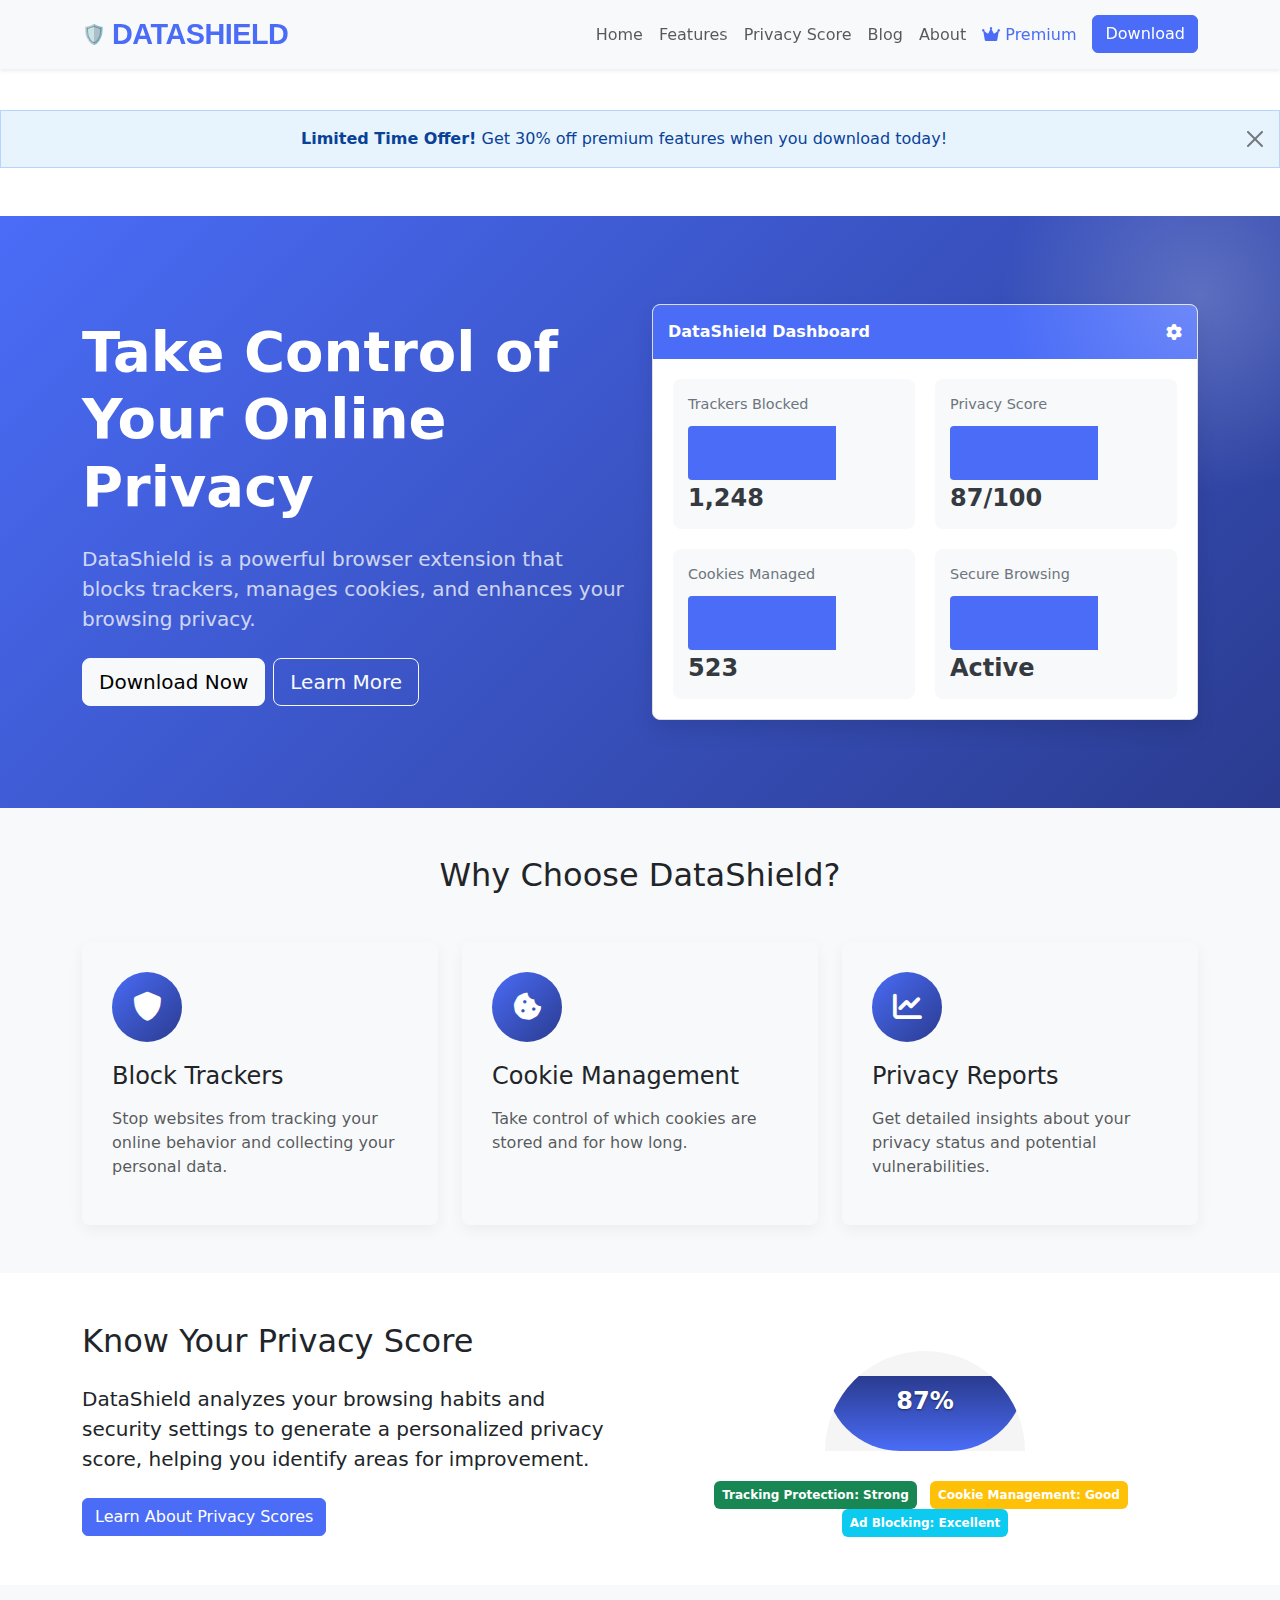
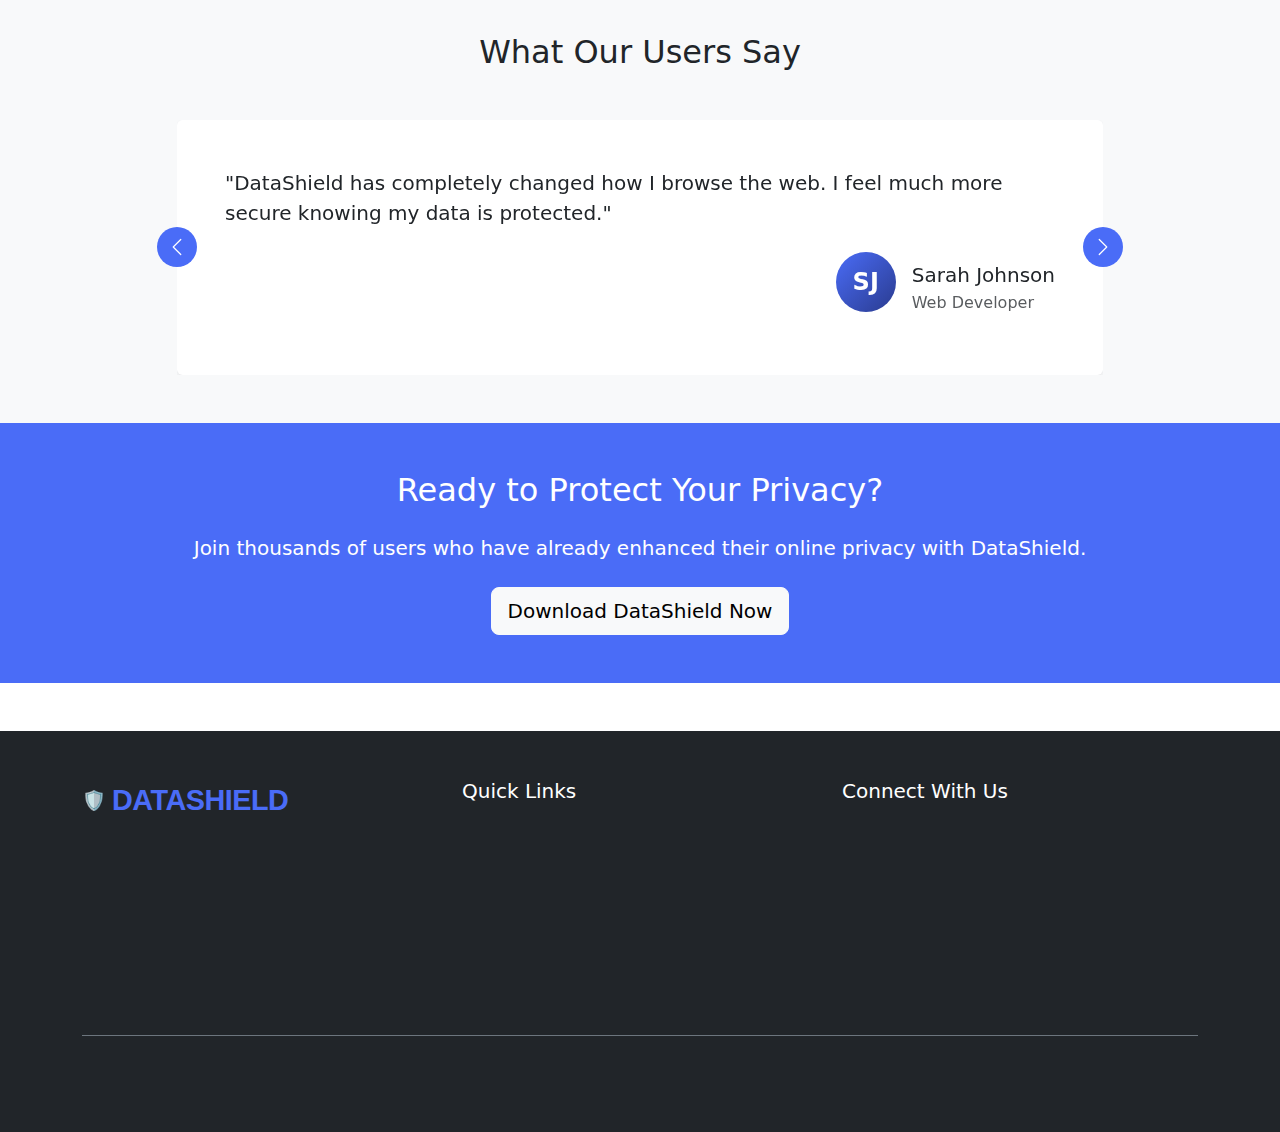
<file: docs/index.html>
<!DOCTYPE html>
<html lang="en">
<head>
    <meta charset="UTF-8">
    <meta name="viewport" content="width=device-width, initial-scale=1.0">
    <title>DataShield - Privacy-Focused Browser Extension</title>
    
    <!-- Bootstrap CSS -->
    <link href="https://cdn.jsdelivr.net/npm/bootstrap@5.3.0-alpha1/dist/css/bootstrap.min.css" rel="stylesheet">
    
    <!-- Font Awesome -->
    <link rel="stylesheet" href="https://cdnjs.cloudflare.com/ajax/libs/font-awesome/6.0.0-beta3/css/all.min.css">
    
    <!-- Custom CSS -->
    <link rel="stylesheet" href="static/css/style.css">
</head>
<body data-analytics-id="DS-ANALYTICS-2023">
    <!-- New Announcement Banner -->
    <div class="alert alert-info alert-dismissible fade show m-0 text-center" role="alert">
        <strong>Limited Time Offer!</strong> Get 30% off premium features when you download today!
        <button type="button" class="btn-close" data-bs-dismiss="alert" aria-label="Close"></button>
    </div>
    
    <header>
        <nav class="navbar navbar-expand-lg navbar-light bg-light fixed-top shadow-sm">
            <div class="container">
                <a class="navbar-brand d-flex align-items-center" href="index.html">
                    <span class="logo-text">DataShield</span>
                </a>
                <button class="navbar-toggler" type="button" data-bs-toggle="collapse" data-bs-target="#navbarNav" aria-controls="navbarNav" aria-expanded="false" aria-label="Toggle navigation">
                    <span class="navbar-toggler-icon"></span>
                </button>
                <div class="collapse navbar-collapse" id="navbarNav">
                    <ul class="navbar-nav ms-auto">
                        <li class="nav-item">
                            <a class="nav-link" href="index.html">Home</a>
                        </li>
                        <li class="nav-item">
                            <a class="nav-link" href="features.html">Features</a>
                        </li>
                        <li class="nav-item">
                            <a class="nav-link" href="privacy_score.html">Privacy Score</a>
                        </li>
                        <li class="nav-item">
                            <a class="nav-link" href="blog.html">Blog</a>
                        </li>
                        <li class="nav-item">
                            <a class="nav-link" href="about.html">About</a>
                        </li>
                        <li class="nav-item">
                            <a class="nav-link text-primary" href="#"><i class="fas fa-crown"></i> Premium</a>
                        </li>
                        <li class="nav-item">
                            <a class="btn btn-primary ms-2" href="download.html">Download</a>
                        </li>
                    </ul>
                </div>
            </div>
        </nav>
    </header>

    <main>
        
<!-- Hero Section -->
<section class="hero-section py-5 mt-5">
    <div class="container">
        <div class="row align-items-center">
            <div class="col-lg-6 mb-5 mb-lg-0">
                <h1 class="display-4 fw-bold mb-4 text-white">Take Control of Your Online Privacy</h1>
                <p class="lead mb-4 text-white opacity-75">DataShield is a powerful browser extension that blocks trackers, manages cookies, and enhances your browsing privacy.</p>
                <div class="d-flex flex-wrap gap-2">
                    <a href="download.html" class="btn btn-light btn-lg">Download Now</a>
                    <a href="features.html" class="btn btn-outline-light btn-lg">Learn More</a>
                </div>
            </div>
            <div class="col-lg-6">
                <div class="dashboard-mockup">
                    <div class="dashboard-header">
                        <span class="fw-bold">DataShield Dashboard</span>
                        <i class="fas fa-cog"></i>
                    </div>
                    <div class="dashboard-content">
                        <div class="dashboard-widget">
                            <div class="widget-title">Trackers Blocked</div>
                            <div class="widget-content">
                                <div class="widget-chart"></div>
                                <div class="widget-stats">1,248</div>
                            </div>
                        </div>
                        <div class="dashboard-widget">
                            <div class="widget-title">Privacy Score</div>
                            <div class="widget-content">
                                <div class="widget-chart"></div>
                                <div class="widget-stats">87/100</div>
                            </div>
                        </div>
                        <div class="dashboard-widget">
                            <div class="widget-title">Cookies Managed</div>
                            <div class="widget-content">
                                <div class="widget-chart"></div>
                                <div class="widget-stats">523</div>
                            </div>
                        </div>
                        <div class="dashboard-widget">
                            <div class="widget-title">Secure Browsing</div>
                            <div class="widget-content">
                                <div class="widget-chart"></div>
                                <div class="widget-stats">Active</div>
                            </div>
                        </div>
                    </div>
                </div>
            </div>
        </div>
    </div>
</section>

<!-- Features Overview -->
<section class="py-5 bg-light">
    <div class="container">
        <h2 class="text-center mb-5">Why Choose DataShield?</h2>
        <div class="row g-4">
            <div class="col-md-4">
                <div class="feature-card h-100">
                    <div class="feature-icon">
                        <i class="fas fa-shield-alt"></i>
                    </div>
                    <h3 class="h4 mb-3">Block Trackers</h3>
                    <p class="text-muted">Stop websites from tracking your online behavior and collecting your personal data.</p>
                </div>
            </div>
            <div class="col-md-4">
                <div class="feature-card h-100">
                    <div class="feature-icon">
                        <i class="fas fa-cookie-bite"></i>
                    </div>
                    <h3 class="h4 mb-3">Cookie Management</h3>
                    <p class="text-muted">Take control of which cookies are stored and for how long.</p>
                </div>
            </div>
            <div class="col-md-4">
                <div class="feature-card h-100">
                    <div class="feature-icon">
                        <i class="fas fa-chart-line"></i>
                    </div>
                    <h3 class="h4 mb-3">Privacy Reports</h3>
                    <p class="text-muted">Get detailed insights about your privacy status and potential vulnerabilities.</p>
                </div>
            </div>
        </div>
    </div>
</section>

<!-- Privacy Score Preview -->
<section class="py-5">
    <div class="container">
        <div class="row align-items-center">
            <div class="col-lg-6 mb-4 mb-lg-0">
                <h2 class="mb-4">Know Your Privacy Score</h2>
                <p class="lead mb-4">DataShield analyzes your browsing habits and security settings to generate a personalized privacy score, helping you identify areas for improvement.</p>
                <a href="privacy_score.html" class="btn btn-primary">Learn About Privacy Scores</a>
            </div>
            <div class="col-lg-6 text-center">
                <div class="privacy-meter">
                    <div class="privacy-meter-fill"></div>
                    <div class="privacy-meter-label">87%</div>
                </div>
                <div class="mt-4">
                    <span class="badge bg-success p-2 me-2">Tracking Protection: Strong</span>
                    <span class="badge bg-warning p-2 me-2">Cookie Management: Good</span>
                    <span class="badge bg-info p-2">Ad Blocking: Excellent</span>
                </div>
            </div>
        </div>
    </div>
</section>

<!-- Testimonials -->
<section class="py-5 bg-light">
    <div class="container">
        <h2 class="text-center mb-5">What Our Users Say</h2>
        <div class="row">
            <div class="col-lg-10 mx-auto">
                <div id="testimonialCarousel" class="carousel slide" data-bs-ride="carousel">
                    <div class="carousel-inner">
                        <div class="carousel-item active">
                            <div class="card border-0 shadow-sm">
                                <div class="card-body p-5">
                                    <p class="lead mb-4">"DataShield has completely changed how I browse the web. I feel much more secure knowing my data is protected."</p>
                                    <div class="d-flex align-items-center">
                                        <div class="team-avatar me-3" style="width: 60px; height: 60px; font-size: 1.5rem;">SJ</div>
                                        <div>
                                            <h5 class="mb-1">Sarah Johnson</h5>
                                            <p class="text-muted mb-0">Web Developer</p>
                                        </div>
                                    </div>
                                </div>
                            </div>
                        </div>
                        <div class="carousel-item">
                            <div class="card border-0 shadow-sm">
                                <div class="card-body p-5">
                                    <p class="lead mb-4">"The privacy reports are incredibly detailed and have helped me understand which websites to avoid."</p>
                                    <div class="d-flex align-items-center">
                                        <div class="team-avatar me-3" style="width: 60px; height: 60px; font-size: 1.5rem;">MC</div>
                                        <div>
                                            <h5 class="mb-1">Michael Chen</h5>
                                            <p class="text-muted mb-0">IT Specialist</p>
                                        </div>
                                    </div>
                                </div>
                            </div>
                        </div>
                    </div>
                    <button class="carousel-control-prev" type="button" data-bs-target="#testimonialCarousel" data-bs-slide="prev">
                        <span class="carousel-control-prev-icon" aria-hidden="true"></span>
                        <span class="visually-hidden">Previous</span>
                    </button>
                    <button class="carousel-control-next" type="button" data-bs-target="#testimonialCarousel" data-bs-slide="next">
                        <span class="carousel-control-next-icon" aria-hidden="true"></span>
                        <span class="visually-hidden">Next</span>
                    </button>
                </div>
            </div>
        </div>
    </div>
</section>

<!-- CTA Section -->
<section class="py-5 bg-primary text-white">
    <div class="container text-center">
        <h2 class="mb-4">Ready to Protect Your Privacy?</h2>
        <p class="lead mb-4">Join thousands of users who have already enhanced their online privacy with DataShield.</p>
        <a href="download.html" class="btn btn-light btn-lg">Download DataShield Now</a>
    </div>
</section>

    </main>

    <footer class="bg-dark text-white py-5 mt-5">
        <div class="container">
            <div class="row">
                <div class="col-md-4 mb-4">
                    <div class="d-flex align-items-center mb-3">
                        <span class="logo-text">DataShield</span>
                    </div>
                    <p class="text-muted">Protecting your online privacy with advanced tracking prevention and cookie management.</p>
                </div>
                <div class="col-md-4 mb-4">
                    <h5 class="mb-3">Quick Links</h5>
                    <ul class="list-unstyled">
                        <li class="mb-2"><a href="index.html" class="text-decoration-none text-muted">Home</a></li>
                        <li class="mb-2"><a href="features.html" class="text-decoration-none text-muted">Features</a></li>
                        <li class="mb-2"><a href="privacy_score.html" class="text-decoration-none text-muted">Privacy Score</a></li>
                        <li class="mb-2"><a href="blog.html" class="text-decoration-none text-muted">Blog</a></li>
                        <li class="mb-2"><a href="about.html" class="text-decoration-none text-muted">About</a></li>
                    </ul>
                </div>
                <div class="col-md-4 mb-4">
                    <h5 class="mb-3">Connect With Us</h5>
                    <div class="d-flex gap-3">
                        <a href="#" class="text-decoration-none text-muted fs-5"><i class="fab fa-twitter"></i></a>
                        <a href="#" class="text-decoration-none text-muted fs-5"><i class="fab fa-facebook"></i></a>
                        <a href="#" class="text-decoration-none text-muted fs-5"><i class="fab fa-instagram"></i></a>
                        <a href="#" class="text-decoration-none text-muted fs-5"><i class="fab fa-github"></i></a>
                    </div>
                </div>
            </div>
            <div class="border-top border-secondary pt-4 mt-4">
                <p class="text-center text-muted mb-0">&copy; 2023 DataShield. All rights reserved.</p>
            </div>
        </div>
    </footer>

    <!-- Bootstrap JS Bundle with Popper -->
    <script src="https://cdn.jsdelivr.net/npm/bootstrap@5.3.0-alpha1/dist/js/bootstrap.bundle.min.js"></script>
    
    <!-- Custom JS -->
    <script src="static/js/script.js"></script>
    
</body>
</html>
</file>
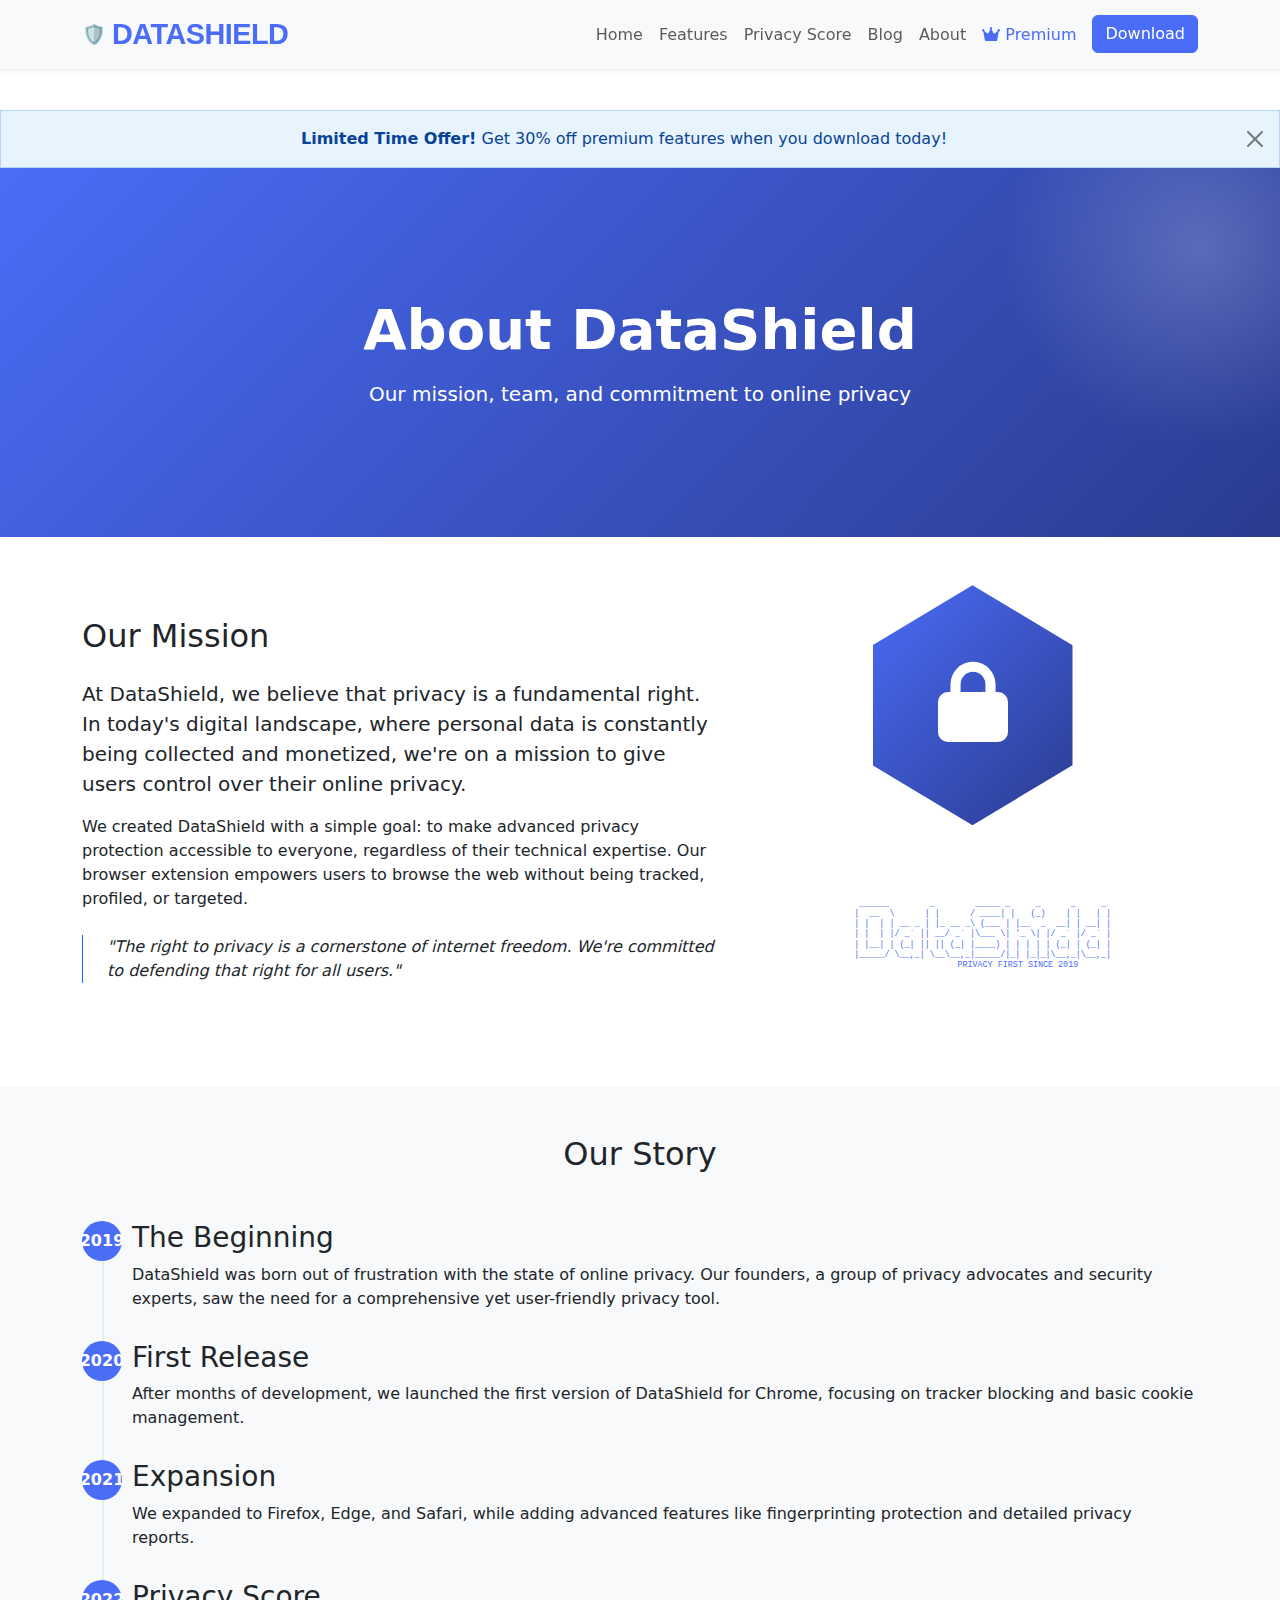
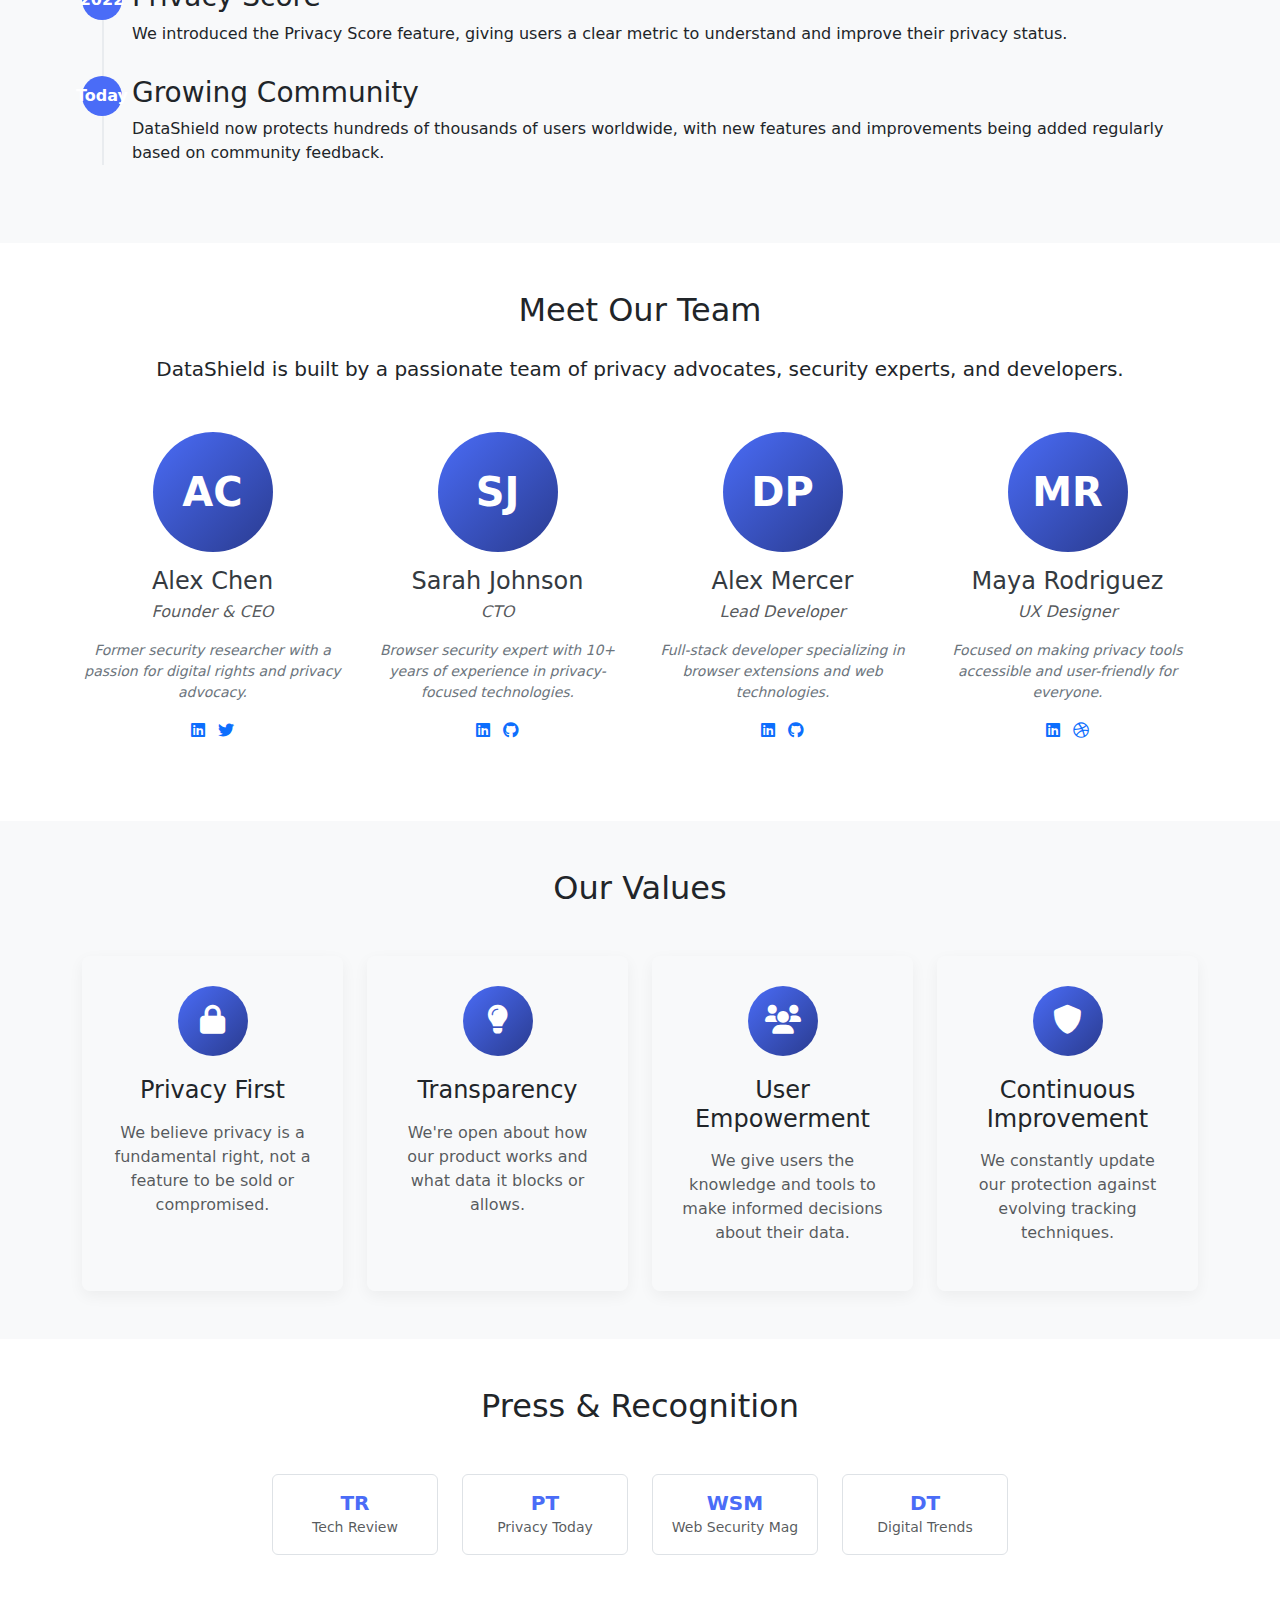
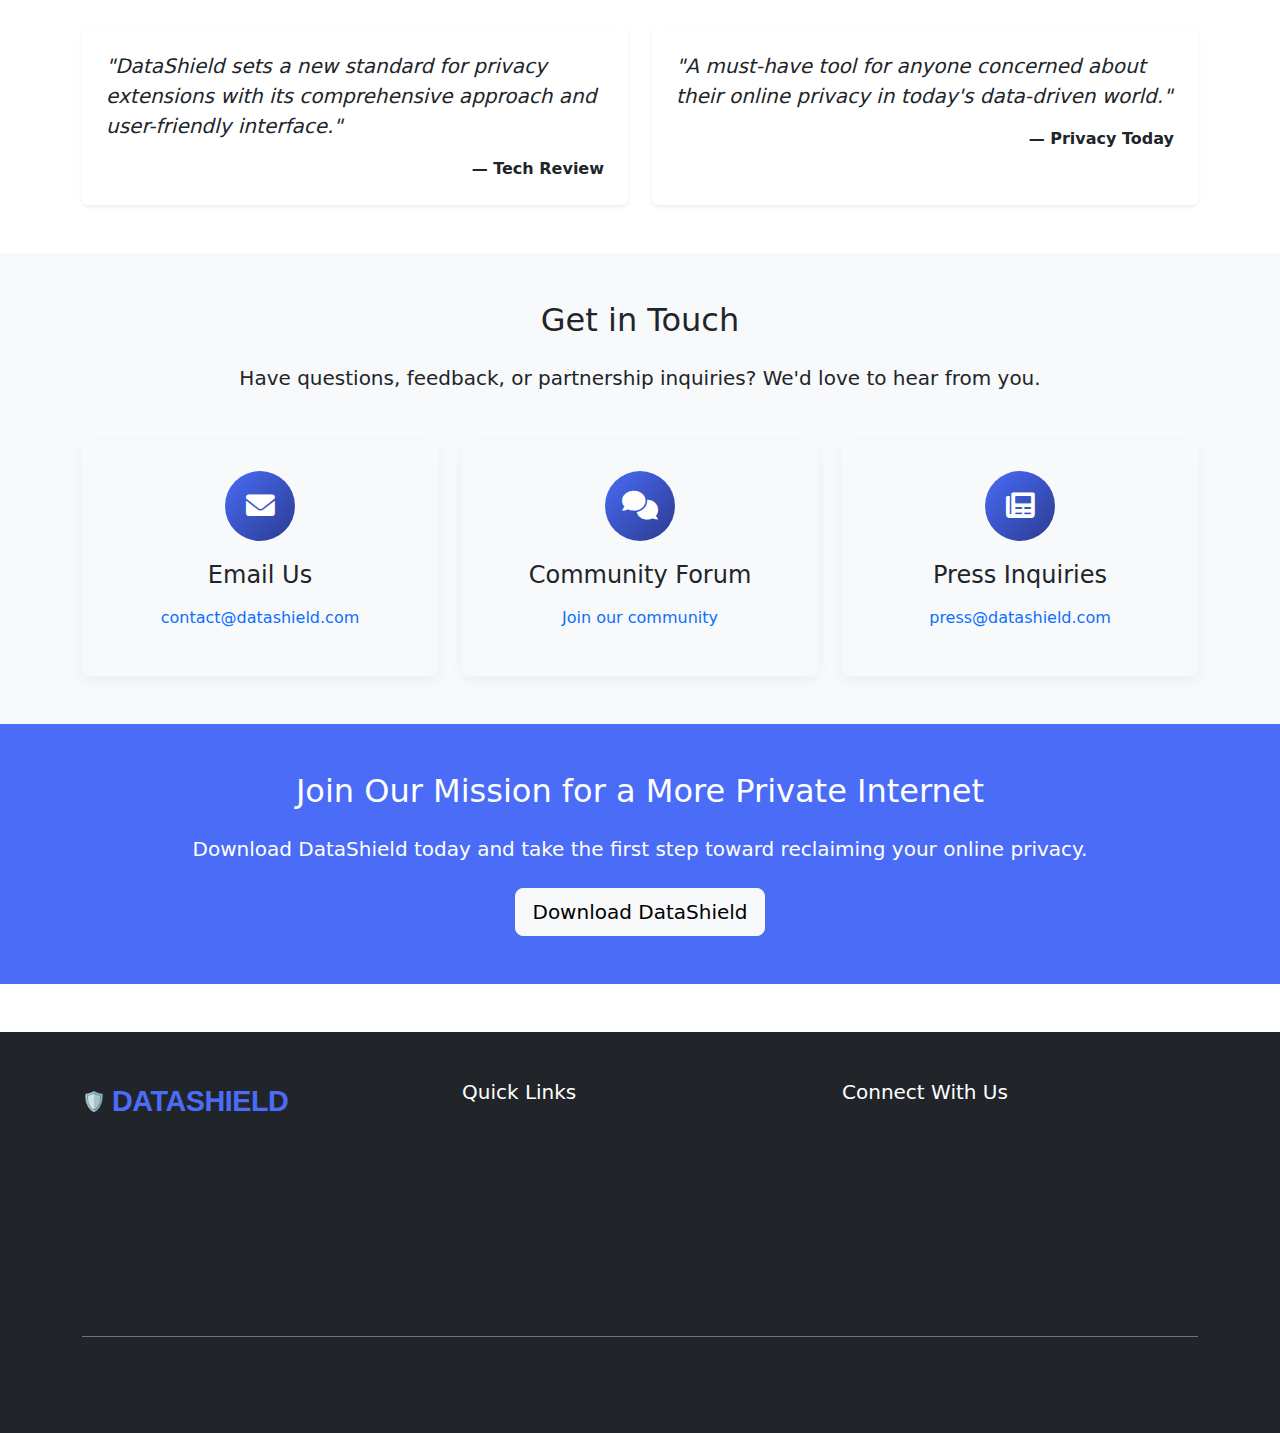
<file: docs/about.html>
<!DOCTYPE html>
<html lang="en">
<head>
    <meta charset="UTF-8">
    <meta name="viewport" content="width=device-width, initial-scale=1.0">
    <title>About DataShield</title>
    
    <!-- Bootstrap CSS -->
    <link href="https://cdn.jsdelivr.net/npm/bootstrap@5.3.0-alpha1/dist/css/bootstrap.min.css" rel="stylesheet">
    
    <!-- Font Awesome -->
    <link rel="stylesheet" href="https://cdnjs.cloudflare.com/ajax/libs/font-awesome/6.0.0-beta3/css/all.min.css">
    
    <!-- Custom CSS -->
    <link rel="stylesheet" href="static/css/style.css">
</head>
<body data-analytics-id="DS-ANALYTICS-2023">
    <!-- New Announcement Banner -->
    <div class="alert alert-info alert-dismissible fade show m-0 text-center" role="alert">
        <strong>Limited Time Offer!</strong> Get 30% off premium features when you download today!
        <button type="button" class="btn-close" data-bs-dismiss="alert" aria-label="Close"></button>
    </div>
    
    <header>
        <nav class="navbar navbar-expand-lg navbar-light bg-light fixed-top shadow-sm">
            <div class="container">
                <a class="navbar-brand d-flex align-items-center" href="index.html">
                    <span class="logo-text">DataShield</span>
                </a>
                <button class="navbar-toggler" type="button" data-bs-toggle="collapse" data-bs-target="#navbarNav" aria-controls="navbarNav" aria-expanded="false" aria-label="Toggle navigation">
                    <span class="navbar-toggler-icon"></span>
                </button>
                <div class="collapse navbar-collapse" id="navbarNav">
                    <ul class="navbar-nav ms-auto">
                        <li class="nav-item">
                            <a class="nav-link" href="index.html">Home</a>
                        </li>
                        <li class="nav-item">
                            <a class="nav-link" href="features.html">Features</a>
                        </li>
                        <li class="nav-item">
                            <a class="nav-link" href="privacy_score.html">Privacy Score</a>
                        </li>
                        <li class="nav-item">
                            <a class="nav-link" href="blog.html">Blog</a>
                        </li>
                        <li class="nav-item">
                            <a class="nav-link" href="about.html">About</a>
                        </li>
                        <li class="nav-item">
                            <a class="nav-link text-primary" href="#"><i class="fas fa-crown"></i> Premium</a>
                        </li>
                        <li class="nav-item">
                            <a class="btn btn-primary ms-2" href="download.html">Download</a>
                        </li>
                    </ul>
                </div>
            </div>
        </nav>
    </header>

    <main>
        
<section class="hero-section page-header">
    <div class="container py-5 text-center text-white">
        <h1 class="display-4 fw-bold mb-3">About DataShield</h1>
        <p class="lead mb-0">Our mission, team, and commitment to online privacy</p>
    </div>
</section>

<section class="about-mission py-5">
    <div class="container">
        <div class="row align-items-center">
            <div class="col-lg-7 mb-4 mb-lg-0">
                <h2 class="mb-4">Our Mission</h2>
                <p class="lead">At DataShield, we believe that privacy is a fundamental right. In today's digital landscape, where personal data is constantly being collected and monetized, we're on a mission to give users control over their online privacy.</p>
                <p>We created DataShield with a simple goal: to make advanced privacy protection accessible to everyone, regardless of their technical expertise. Our browser extension empowers users to browse the web without being tracked, profiled, or targeted.</p>
                <blockquote class="border-start border-primary ps-4 my-4">
                    <p class="fst-italic mb-0">"The right to privacy is a cornerstone of internet freedom. We're committed to defending that right for all users."</p>
                </blockquote>
            </div>
            <div class="col-lg-5 text-center">
                <div class="shield-icon mx-auto" style="width: 200px; height: 240px;">
                    <div style="position: absolute; top: 50%; left: 50%; transform: translate(-50%, -50%); font-size: 5rem; color: white;">
                        <i class="fas fa-lock"></i>
                    </div>
                </div>
                <div class="ascii-art mt-4" style="font-size: 0.6rem;">
                    <pre>
     ______        _        _____ _     _      _     _ 
    |  __  \      | |      / ____| |   (_)    | |   | |
    | |  | | __ _ | |_ __ _\ (___ | |__  _  __| | __| |
    | |  | |/ _` || __/ _` |\___ \| '_ \| |/ _` |/ _` |
    | |__| | (_| || || (_| |____) | | | | | (_| | (_| |
    |_____/ \__,_| \__\__,_|_____/|_| |_|_|\__,_|\__,_|
                  PRIVACY FIRST SINCE 2019
                    </pre>
                </div>
            </div>
        </div>
    </div>
</section>

<section class="about-story py-5 bg-light">
    <div class="container">
        <h2 class="text-center mb-5">Our Story</h2>
        <div class="timeline">
            <div class="timeline-item">
                <div class="timeline-date">2019</div>
                <div class="timeline-content">
                    <h3>The Beginning</h3>
                    <p>DataShield was born out of frustration with the state of online privacy. Our founders, a group of privacy advocates and security experts, saw the need for a comprehensive yet user-friendly privacy tool.</p>
                </div>
            </div>
            
            <div class="timeline-item">
                <div class="timeline-date">2020</div>
                <div class="timeline-content">
                    <h3>First Release</h3>
                    <p>After months of development, we launched the first version of DataShield for Chrome, focusing on tracker blocking and basic cookie management.</p>
                </div>
            </div>
            
            <div class="timeline-item">
                <div class="timeline-date">2021</div>
                <div class="timeline-content">
                    <h3>Expansion</h3>
                    <p>We expanded to Firefox, Edge, and Safari, while adding advanced features like fingerprinting protection and detailed privacy reports.</p>
                </div>
            </div>
            
            <div class="timeline-item">
                <div class="timeline-date">2022</div>
                <div class="timeline-content">
                    <h3>Privacy Score</h3>
                    <p>We introduced the Privacy Score feature, giving users a clear metric to understand and improve their privacy status.</p>
                </div>
            </div>
            
            <div class="timeline-item">
                <div class="timeline-date">Today</div>
                <div class="timeline-content">
                    <h3>Growing Community</h3>
                    <p>DataShield now protects hundreds of thousands of users worldwide, with new features and improvements being added regularly based on community feedback.</p>
                </div>
            </div>
        </div>
    </div>
</section>

<section class="team-section py-5">
    <div class="container">
        <h2 class="text-center mb-4">Meet Our Team</h2>
        <p class="lead text-center mb-5">DataShield is built by a passionate team of privacy advocates, security experts, and developers.</p>
        
        <div class="row g-4">
            <div class="col-md-6 col-lg-3">
                <div class="team-member text-center">
                    <div class="team-avatar">AC</div>
                    <div class="team-info">
                        <h4>Alex Chen</h4>
                        <p class="text-muted">Founder & CEO</p>
                        <p class="small">Former security researcher with a passion for digital rights and privacy advocacy.</p>
                        <div class="social-links mt-3">
                            <a href="#" class="me-2"><i class="fab fa-linkedin"></i></a>
                            <a href="#"><i class="fab fa-twitter"></i></a>
                        </div>
                    </div>
                </div>
            </div>
            
            <div class="col-md-6 col-lg-3">
                <div class="team-member text-center">
                    <div class="team-avatar">SJ</div>
                    <div class="team-info">
                        <h4>Sarah Johnson</h4>
                        <p class="text-muted">CTO</p>
                        <p class="small">Browser security expert with 10+ years of experience in privacy-focused technologies.</p>
                        <div class="social-links mt-3">
                            <a href="#" class="me-2"><i class="fab fa-linkedin"></i></a>
                            <a href="#"><i class="fab fa-github"></i></a>
                        </div>
                    </div>
                </div>
            </div>
            
            <div class="col-md-6 col-lg-3">
                <div class="team-member text-center">
                    <div class="team-avatar">DP</div>
                    <div class="team-info">
                        <h4>Alex Mercer</h4>
                        <p class="text-muted">Lead Developer</p>
                        <p class="small">Full-stack developer specializing in browser extensions and web technologies.</p>
                        <div class="social-links mt-3">
                            <a href="#" class="me-2"><i class="fab fa-linkedin"></i></a>
                            <a href="#AlexMercer-dev"><i class="fab fa-github"></i></a>
                        </div>
                    </div>
                </div>
            </div>
            
            <div class="col-md-6 col-lg-3">
                <div class="team-member text-center">
                    <div class="team-avatar">MR</div>
                    <div class="team-info">
                        <h4>Maya Rodriguez</h4>
                        <p class="text-muted">UX Designer</p>
                        <p class="small">Focused on making privacy tools accessible and user-friendly for everyone.</p>
                        <div class="social-links mt-3">
                            <a href="#" class="me-2"><i class="fab fa-linkedin"></i></a>
                            <a href="#"><i class="fab fa-dribbble"></i></a>
                        </div>
                    </div>
                </div>
            </div>
        </div>
    </div>
</section>

<section class="values-section py-5 bg-light">
    <div class="container">
        <h2 class="text-center mb-5">Our Values</h2>
        
        <div class="row g-4">
            <div class="col-md-6 col-lg-3">
                <div class="feature-card h-100 text-center">
                    <div class="feature-icon mx-auto">
                        <i class="fas fa-lock"></i>
                    </div>
                    <h3 class="h4 mb-3">Privacy First</h3>
                    <p class="text-muted">We believe privacy is a fundamental right, not a feature to be sold or compromised.</p>
                </div>
            </div>
            
            <div class="col-md-6 col-lg-3">
                <div class="feature-card h-100 text-center">
                    <div class="feature-icon mx-auto">
                        <i class="fas fa-lightbulb"></i>
                    </div>
                    <h3 class="h4 mb-3">Transparency</h3>
                    <p class="text-muted">We're open about how our product works and what data it blocks or allows.</p>
                </div>
            </div>
            
            <div class="col-md-6 col-lg-3">
                <div class="feature-card h-100 text-center">
                    <div class="feature-icon mx-auto">
                        <i class="fas fa-users"></i>
                    </div>
                    <h3 class="h4 mb-3">User Empowerment</h3>
                    <p class="text-muted">We give users the knowledge and tools to make informed decisions about their data.</p>
                </div>
            </div>
            
            <div class="col-md-6 col-lg-3">
                <div class="feature-card h-100 text-center">
                    <div class="feature-icon mx-auto">
                        <i class="fas fa-shield-alt"></i>
                    </div>
                    <h3 class="h4 mb-3">Continuous Improvement</h3>
                    <p class="text-muted">We constantly update our protection against evolving tracking techniques.</p>
                </div>
            </div>
        </div>
    </div>
</section>

<section class="press-section py-5">
    <div class="container">
        <h2 class="text-center mb-5">Press & Recognition</h2>
        
        <div class="row align-items-center justify-content-center mb-5">
            <div class="col-4 col-md-2 text-center mb-4">
                <div class="border p-3 rounded">
                    <span class="h5 fw-bold text-primary">TR</span>
                    <div class="small text-muted">Tech Review</div>
                </div>
            </div>
            <div class="col-4 col-md-2 text-center mb-4">
                <div class="border p-3 rounded">
                    <span class="h5 fw-bold text-primary">PT</span>
                    <div class="small text-muted">Privacy Today</div>
                </div>
            </div>
            <div class="col-4 col-md-2 text-center mb-4">
                <div class="border p-3 rounded">
                    <span class="h5 fw-bold text-primary">WSM</span>
                    <div class="small text-muted">Web Security Mag</div>
                </div>
            </div>
            <div class="col-4 col-md-2 text-center mb-4">
                <div class="border p-3 rounded">
                    <span class="h5 fw-bold text-primary">DT</span>
                    <div class="small text-muted">Digital Trends</div>
                </div>
            </div>
        </div>
        
        <div class="row justify-content-center g-4">
            <div class="col-md-6">
                <div class="card h-100 border-0 shadow-sm">
                    <div class="card-body p-4">
                        <p class="lead fst-italic mb-3">"DataShield sets a new standard for privacy extensions with its comprehensive approach and user-friendly interface."</p>
                        <p class="text-end mb-0"><strong>— Tech Review</strong></p>
                    </div>
                </div>
            </div>
            <div class="col-md-6">
                <div class="card h-100 border-0 shadow-sm">
                    <div class="card-body p-4">
                        <p class="lead fst-italic mb-3">"A must-have tool for anyone concerned about their online privacy in today's data-driven world."</p>
                        <p class="text-end mb-0"><strong>— Privacy Today</strong></p>
                    </div>
                </div>
            </div>
        </div>
    </div>
</section>

<section class="contact-section py-5 bg-light">
    <div class="container">
        <h2 class="text-center mb-4">Get in Touch</h2>
        <p class="lead text-center mb-5">Have questions, feedback, or partnership inquiries? We'd love to hear from you.</p>
        
        <div class="row g-4">
            <div class="col-md-4">
                <div class="feature-card h-100 text-center">
                    <div class="feature-icon mx-auto">
                        <i class="fas fa-envelope"></i>
                    </div>
                    <h3 class="h4 mb-3">Email Us</h3>
                    <p><a href="mailto:contact@datashield.com" class="text-decoration-none">contact@datashield.com</a></p>
                </div>
            </div>
            
            <div class="col-md-4">
                <div class="feature-card h-100 text-center">
                    <div class="feature-icon mx-auto">
                        <i class="fas fa-comments"></i>
                    </div>
                    <h3 class="h4 mb-3">Community Forum</h3>
                    <p><a href="#" class="text-decoration-none">Join our community</a></p>
                </div>
            </div>
            
            <div class="col-md-4">
                <div class="feature-card h-100 text-center">
                    <div class="feature-icon mx-auto">
                        <i class="fas fa-newspaper"></i>
                    </div>
                    <h3 class="h4 mb-3">Press Inquiries</h3>
                    <p><a href="mailto:press@datashield.com" class="text-decoration-none">press@datashield.com</a></p>
                </div>
            </div>
        </div>
    </div>
</section>

<section class="py-5 bg-primary text-white">
    <div class="container text-center">
        <h2 class="mb-4">Join Our Mission for a More Private Internet</h2>
        <p class="lead mb-4">Download DataShield today and take the first step toward reclaiming your online privacy.</p>
        <a href="download.html" class="btn btn-light btn-lg">Download DataShield</a>
    </div>
</section>

    </main>

    <footer class="bg-dark text-white py-5 mt-5">
        <div class="container">
            <div class="row">
                <div class="col-md-4 mb-4">
                    <div class="d-flex align-items-center mb-3">
                        <span class="logo-text">DataShield</span>
                    </div>
                    <p class="text-muted">Protecting your online privacy with advanced tracking prevention and cookie management.</p>
                </div>
                <div class="col-md-4 mb-4">
                    <h5 class="mb-3">Quick Links</h5>
                    <ul class="list-unstyled">
                        <li class="mb-2"><a href="index.html" class="text-decoration-none text-muted">Home</a></li>
                        <li class="mb-2"><a href="features.html" class="text-decoration-none text-muted">Features</a></li>
                        <li class="mb-2"><a href="privacy_score.html" class="text-decoration-none text-muted">Privacy Score</a></li>
                        <li class="mb-2"><a href="blog.html" class="text-decoration-none text-muted">Blog</a></li>
                        <li class="mb-2"><a href="about.html" class="text-decoration-none text-muted">About</a></li>
                    </ul>
                </div>
                <div class="col-md-4 mb-4">
                    <h5 class="mb-3">Connect With Us</h5>
                    <div class="d-flex gap-3">
                        <a href="#" class="text-decoration-none text-muted fs-5"><i class="fab fa-twitter"></i></a>
                        <a href="#" class="text-decoration-none text-muted fs-5"><i class="fab fa-facebook"></i></a>
                        <a href="#" class="text-decoration-none text-muted fs-5"><i class="fab fa-instagram"></i></a>
                        <a href="#" class="text-decoration-none text-muted fs-5"><i class="fab fa-github"></i></a>
                    </div>
                </div>
            </div>
            <div class="border-top border-secondary pt-4 mt-4">
                <p class="text-center text-muted mb-0">&copy; 2023 DataShield. All rights reserved.</p>
            </div>
        </div>
    </footer>

    <!-- Bootstrap JS Bundle with Popper -->
    <script src="https://cdn.jsdelivr.net/npm/bootstrap@5.3.0-alpha1/dist/js/bootstrap.bundle.min.js"></script>
    
    <!-- Custom JS -->
    <script src="static/js/script.js"></script>
    
</body>
</html>
</file>
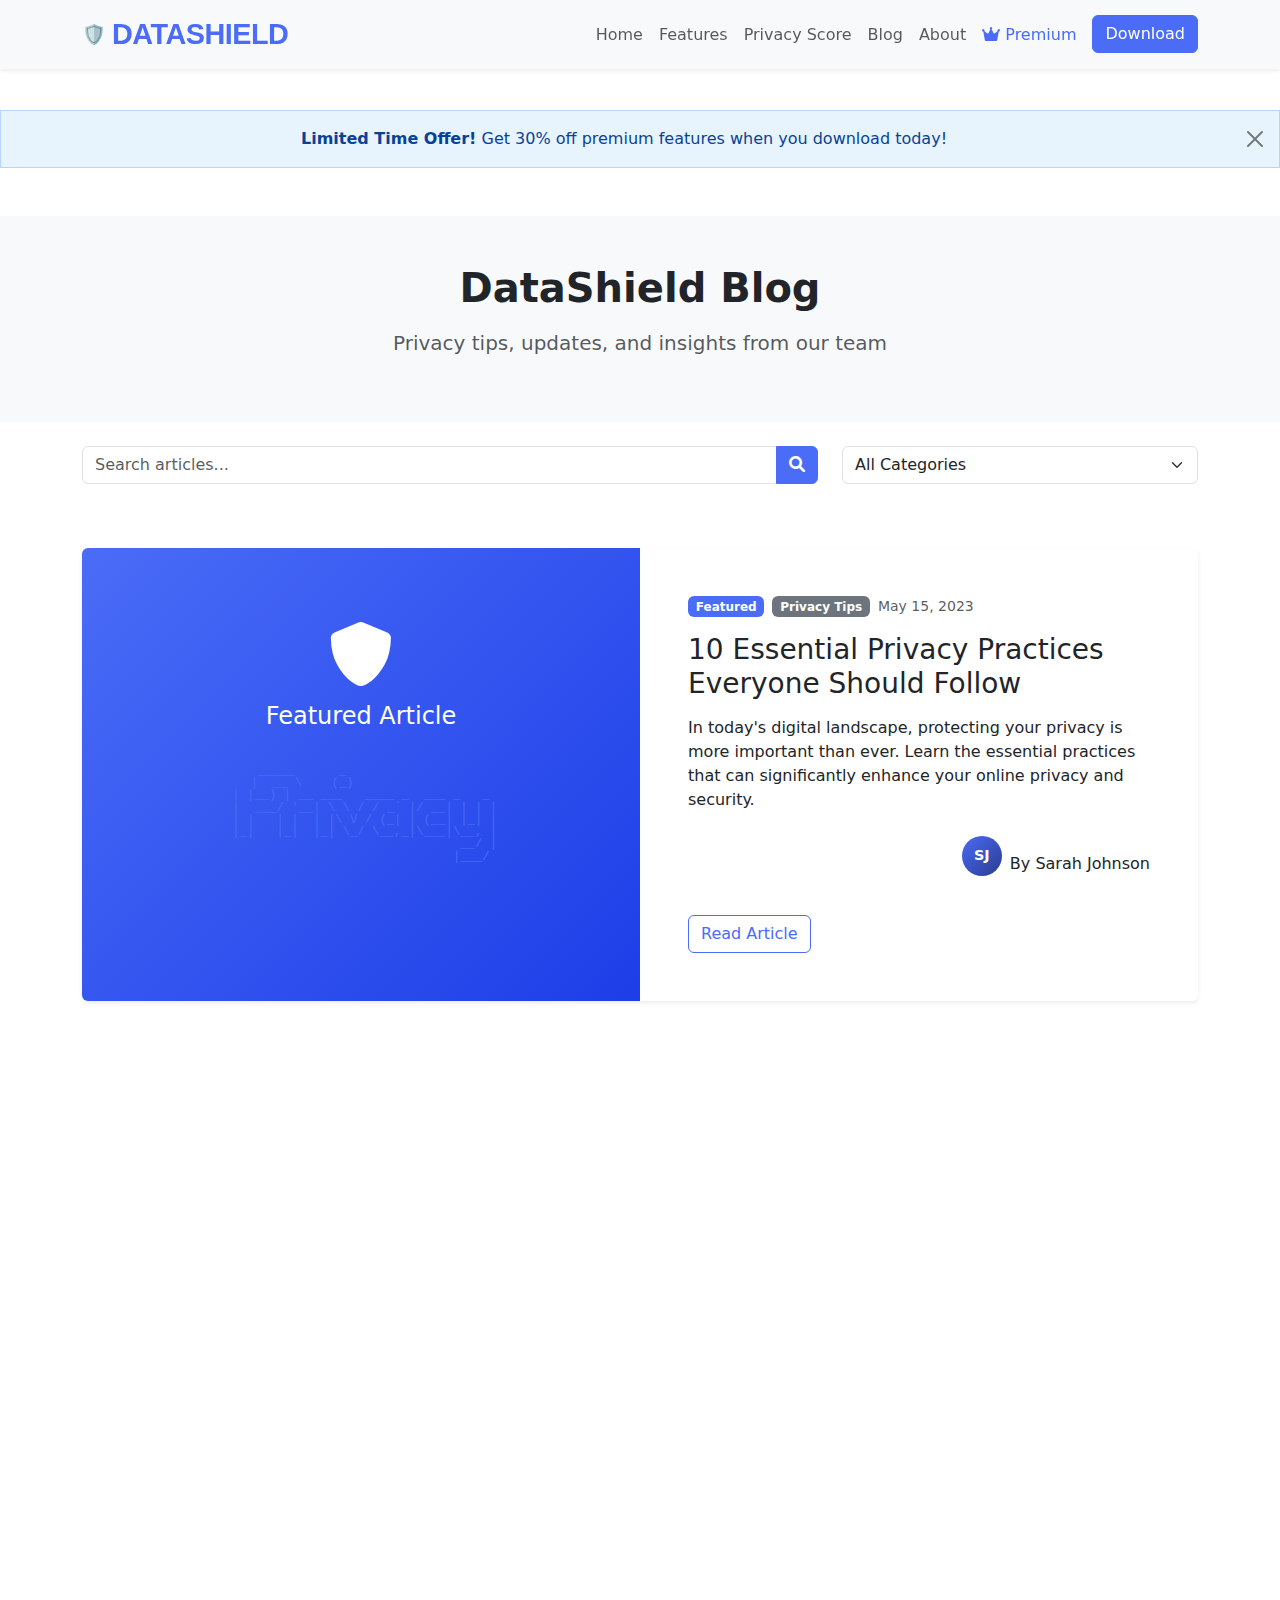
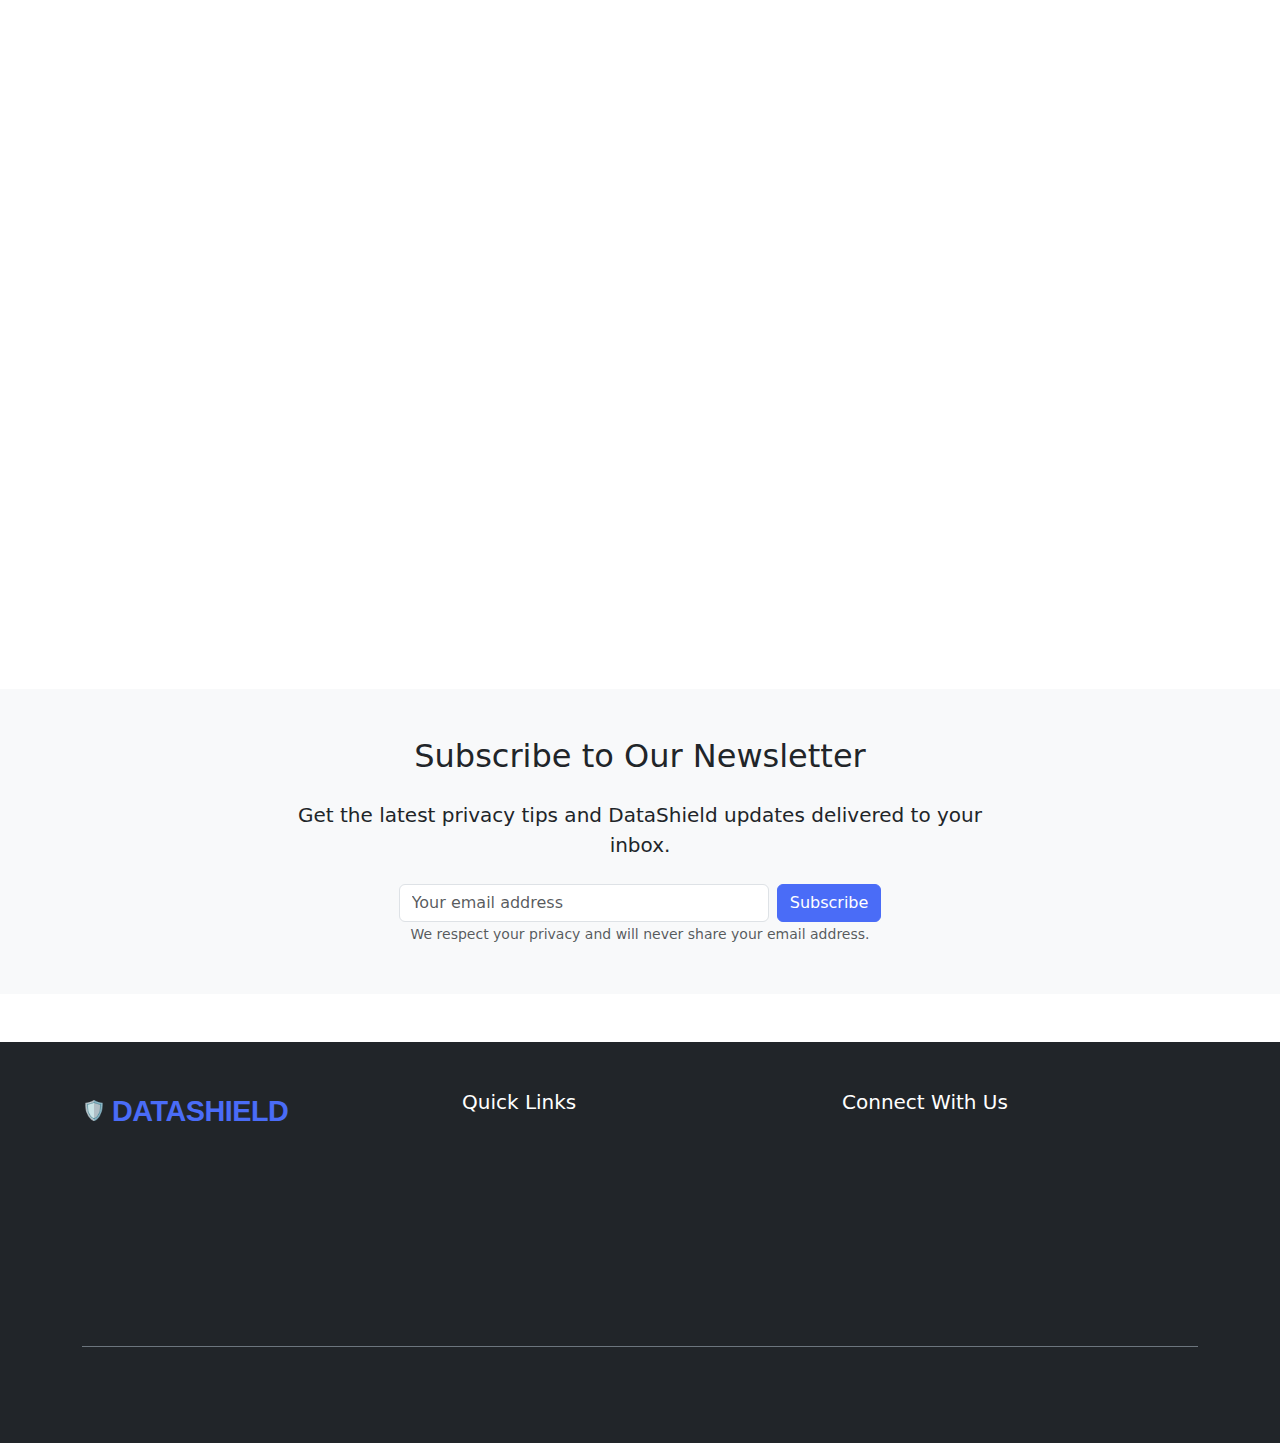
<file: docs/blog.html>
<!DOCTYPE html>
<html lang="en">
<head>
    <meta charset="UTF-8">
    <meta name="viewport" content="width=device-width, initial-scale=1.0">
    <title>Blog - DataShield</title>
    
    <!-- Bootstrap CSS -->
    <link href="https://cdn.jsdelivr.net/npm/bootstrap@5.3.0-alpha1/dist/css/bootstrap.min.css" rel="stylesheet">
    
    <!-- Font Awesome -->
    <link rel="stylesheet" href="https://cdnjs.cloudflare.com/ajax/libs/font-awesome/6.0.0-beta3/css/all.min.css">
    
    <!-- Custom CSS -->
    <link rel="stylesheet" href="static/css/style.css">
</head>
<body data-analytics-id="DS-ANALYTICS-2023">
    <!-- New Announcement Banner -->
    <div class="alert alert-info alert-dismissible fade show m-0 text-center" role="alert">
        <strong>Limited Time Offer!</strong> Get 30% off premium features when you download today!
        <button type="button" class="btn-close" data-bs-dismiss="alert" aria-label="Close"></button>
    </div>
    
    <header>
        <nav class="navbar navbar-expand-lg navbar-light bg-light fixed-top shadow-sm">
            <div class="container">
                <a class="navbar-brand d-flex align-items-center" href="index.html">
                    <span class="logo-text">DataShield</span>
                </a>
                <button class="navbar-toggler" type="button" data-bs-toggle="collapse" data-bs-target="#navbarNav" aria-controls="navbarNav" aria-expanded="false" aria-label="Toggle navigation">
                    <span class="navbar-toggler-icon"></span>
                </button>
                <div class="collapse navbar-collapse" id="navbarNav">
                    <ul class="navbar-nav ms-auto">
                        <li class="nav-item">
                            <a class="nav-link" href="index.html">Home</a>
                        </li>
                        <li class="nav-item">
                            <a class="nav-link" href="features.html">Features</a>
                        </li>
                        <li class="nav-item">
                            <a class="nav-link" href="privacy_score.html">Privacy Score</a>
                        </li>
                        <li class="nav-item">
                            <a class="nav-link" href="blog.html">Blog</a>
                        </li>
                        <li class="nav-item">
                            <a class="nav-link" href="about.html">About</a>
                        </li>
                        <li class="nav-item">
                            <a class="nav-link text-primary" href="#"><i class="fas fa-crown"></i> Premium</a>
                        </li>
                        <li class="nav-item">
                            <a class="btn btn-primary ms-2" href="download.html">Download</a>
                        </li>
                    </ul>
                </div>
            </div>
        </nav>
    </header>

    <main>
        
<!-- Page Header -->
<section class="py-5 bg-light mt-5">
    <div class="container">
        <div class="row">
            <div class="col-lg-8 mx-auto text-center">
                <h1 class="fw-bold mb-3">DataShield Blog</h1>
                <p class="lead text-muted">Privacy tips, updates, and insights from our team</p>
            </div>
        </div>
    </div>
</section>

<!-- Blog Filter and Search -->
<section class="py-4">
    <div class="container">
        <div class="row">
            <div class="col-lg-8">
                <div class="input-group mb-3">
                    <input type="text" id="blog-search" class="form-control" placeholder="Search articles...">
                    <button class="btn btn-primary" type="button" id="search-button">
                        <i class="fas fa-search"></i>
                    </button>
                </div>
            </div>
            <div class="col-lg-4">
                <select class="form-select" id="category-filter">
                    <option value="all">All Categories</option>
                    <option value="privacy-tips">Privacy Tips</option>
                    <option value="updates">Product Updates</option>
                    <option value="security">Security News</option>
                    <option value="guides">How-to Guides</option>
                </select>
            </div>
        </div>
    </div>
</section>

<!-- Featured Article -->
<section class="py-4">
    <div class="container">
        <div class="card border-0 shadow-sm overflow-hidden mb-5">
            <div class="row g-0">
                <div class="col-lg-6">
                    <div class="featured-article-image bg-gradient-primary d-flex align-items-center justify-content-center text-white" style="height: 100%; min-height: 300px;">
                        <div class="text-center">
                            <i class="fas fa-shield-alt fa-4x mb-3"></i>
                            <h4>Featured Article</h4>
                            <div class="ascii-art small">
<pre>
  _____      _                  
 |  __ \    (_)                 
 | |__) | __ ___   ____ _  ___ _   _ 
 |  ___/ '__| \ \ / / _` |/ __| | | |
 | |   | |  | |\ V / (_| | (__| |_| |
 |_|   |_|  |_| \_/ \__,_|\___|\__, |
                                __/ |
                               |___/ 
</pre>
                            </div>
                        </div>
                    </div>
                </div>
                <div class="col-lg-6">
                    <div class="card-body p-4 p-lg-5">
                        <div class="d-flex align-items-center mb-3">
                            <span class="badge bg-primary me-2">Featured</span>
                            <span class="badge bg-secondary me-2">Privacy Tips</span>
                            <small class="text-muted">May 15, 2023</small>
                        </div>
                        <h2 class="card-title h3 mb-3">10 Essential Privacy Practices Everyone Should Follow</h2>
                        <p class="card-text mb-4">In today's digital landscape, protecting your privacy is more important than ever. Learn the essential practices that can significantly enhance your online privacy and security.</p>
                        <div class="d-flex align-items-center mb-4">
                            <div class="team-avatar team-avatar-sm me-2">SJ</div>
                            <span>By Sarah Johnson</span>
                        </div>
                        <a href="#" class="btn btn-outline-primary">Read Article</a>
                    </div>
                </div>
            </div>
        </div>
    </div>
</section>

<!-- Blog Articles -->
<section class="py-4">
    <div class="container">
        <div class="row g-4" id="blog-posts">
            <!-- Article 1 -->
            <div class="col-md-6 col-lg-4 blog-post" data-category="updates">
                <div class="card h-100 border-0 shadow-sm">
                    <div class="blog-post-image bg-gradient-blue text-white d-flex align-items-center justify-content-center p-4" style="height: 200px;">
                        <div class="text-center">
                            <i class="fas fa-rocket fa-3x mb-3"></i>
                            <h5>Product Update</h5>
                        </div>
                    </div>
                    <div class="card-body p-4">
                        <div class="d-flex align-items-center mb-3">
                            <span class="badge bg-secondary me-2">Product Updates</span>
                            <small class="text-muted">May 10, 2023</small>
                        </div>
                        <h3 class="card-title h5 mb-3">Introducing DataShield 2.0: More Powerful Privacy Protection</h3>
                        <p class="card-text">We're excited to announce the release of DataShield 2.0, featuring enhanced tracker blocking, improved cookie management, and a redesigned interface.</p>
                    </div>
                    <div class="card-footer bg-white border-0 p-4 pt-0">
                        <a href="#" class="btn btn-sm btn-outline-primary">Read More</a>
                    </div>
                </div>
            </div>
            
            <!-- Article 2 -->
            <div class="col-md-6 col-lg-4 blog-post" data-category="privacy-tips">
                <div class="card h-100 border-0 shadow-sm">
                    <div class="blog-post-image bg-gradient-green text-white d-flex align-items-center justify-content-center p-4" style="height: 200px;">
                        <div class="text-center">
                            <i class="fas fa-key fa-3x mb-3"></i>
                            <h5>Password Security</h5>
                        </div>
                    </div>
                    <div class="card-body p-4">
                        <div class="d-flex align-items-center mb-3">
                            <span class="badge bg-secondary me-2">Privacy Tips</span>
                            <small class="text-muted">May 5, 2023</small>
                        </div>
                        <h3 class="card-title h5 mb-3">Why You Should Be Using a Password Manager</h3>
                        <p class="card-text">Password managers are essential tools for maintaining strong, unique passwords across all your accounts. Learn why they're crucial for your online security.</p>
                    </div>
                    <div class="card-footer bg-white border-0 p-4 pt-0">
                        <a href="#" class="btn btn-sm btn-outline-primary">Read More</a>
                    </div>
                </div>
            </div>
            
            <!-- Article 3 -->
            <div class="col-md-6 col-lg-4 blog-post" data-category="security">
                <div class="card h-100 border-0 shadow-sm">
                    <div class="blog-post-image bg-gradient-red text-white d-flex align-items-center justify-content-center p-4" style="height: 200px;">
                        <div class="text-center">
                            <i class="fas fa-exclamation-triangle fa-3x mb-3"></i>
                            <h5>Security Alert</h5>
                        </div>
                    </div>
                    <div class="card-body p-4">
                        <div class="d-flex align-items-center mb-3">
                            <span class="badge bg-secondary me-2">Security News</span>
                            <small class="text-muted">April 28, 2023</small>
                        </div>
                        <h3 class="card-title h5 mb-3">Recent Data Breaches and How to Protect Yourself</h3>
                        <p class="card-text">Several major companies have experienced data breaches in recent months. Here's what you need to know and how to check if your data was compromised.</p>
                    </div>
                    <div class="card-footer bg-white border-0 p-4 pt-0">
                        <a href="#" class="btn btn-sm btn-outline-primary">Read More</a>
                    </div>
                </div>
            </div>
            
            <!-- Article 4 -->
            <div class="col-md-6 col-lg-4 blog-post" data-category="guides">
                <div class="card h-100 border-0 shadow-sm">
                    <div class="blog-post-image bg-gradient-purple text-white d-flex align-items-center justify-content-center p-4" style="height: 200px;">
                        <div class="text-center">
                            <i class="fas fa-cogs fa-3x mb-3"></i>
                            <h5>Browser Settings</h5>
                        </div>
                    </div>
                    <div class="card-body p-4">
                        <div class="d-flex align-items-center mb-3">
                            <span class="badge bg-secondary me-2">How-to Guides</span>
                            <small class="text-muted">April 20, 2023</small>
                        </div>
                        <h3 class="card-title h5 mb-3">Optimizing Your Browser Settings for Privacy</h3>
                        <p class="card-text">Most browsers have built-in privacy settings that are often overlooked. Learn how to configure your browser for enhanced privacy protection.</p>
                    </div>
                    <div class="card-footer bg-white border-0 p-4 pt-0">
                        <a href="#" class="btn btn-sm btn-outline-primary">Read More</a>
                    </div>
                </div>
            </div>
            
            <!-- Article 5 -->
            <div class="col-md-6 col-lg-4 blog-post" data-category="privacy-tips">
                <div class="card h-100 border-0 shadow-sm">
                    <div class="blog-post-image bg-gradient-orange text-white d-flex align-items-center justify-content-center p-4" style="height: 200px;">
                        <div class="text-center">
                            <i class="fas fa-users fa-3x mb-3"></i>
                            <h5>Social Media</h5>
                        </div>
                    </div>
                    <div class="card-body p-4">
                        <div class="d-flex align-items-center mb-3">
                            <span class="badge bg-secondary me-2">Privacy Tips</span>
                            <small class="text-muted">April 15, 2023</small>
                        </div>
                        <h3 class="card-title h5 mb-3">Securing Your Social Media Accounts</h3>
                        <p class="card-text">Social media platforms collect vast amounts of data. Discover how to minimize your digital footprint while still enjoying social media.</p>
                    </div>
                    <div class="card-footer bg-white border-0 p-4 pt-0">
                        <a href="#" class="btn btn-sm btn-outline-primary">Read More</a>
                    </div>
                </div>
            </div>
            
            <!-- Article 6 -->
            <div class="col-md-6 col-lg-4 blog-post" data-category="updates">
                <div class="card h-100 border-0 shadow-sm">
                    <div class="blog-post-image bg-gradient-teal text-white d-flex align-items-center justify-content-center p-4" style="height: 200px;">
                        <div class="text-center">
                            <i class="fas fa-mobile-alt fa-3x mb-3"></i>
                            <h5>Mobile App</h5>
                        </div>
                    </div>
                    <div class="card-body p-4">
                        <div class="d-flex align-items-center mb-3">
                            <span class="badge bg-secondary me-2">Product Updates</span>
                            <small class="text-muted">April 8, 2023</small>
                        </div>
                        <h3 class="card-title h5 mb-3">Coming Soon: DataShield Mobile App</h3>
                        <p class="card-text">We're excited to announce that we're developing a DataShield mobile app to bring our privacy protection to your smartphones and tablets.</p>
                    </div>
                    <div class="card-footer bg-white border-0 p-4 pt-0">
                        <a href="#" class="btn btn-sm btn-outline-primary">Read More</a>
                    </div>
                </div>
            </div>
        </div>
        
        <!-- No Results Message -->
        <div id="no-results" class="text-center py-5 d-none">
            <i class="fas fa-search fa-3x text-muted mb-3"></i>
            <h3>No articles found</h3>
            <p class="text-muted">Try adjusting your search or filter criteria</p>
        </div>
        
        <!-- Load More Button -->
        <div class="text-center mt-5">
            <button id="load-more" class="btn btn-outline-primary btn-lg">Load More Articles</button>
        </div>
    </div>
</section>

<!-- Newsletter Signup -->
<section class="py-5 bg-light mt-5">
    <div class="container">
        <div class="row">
            <div class="col-lg-8 mx-auto text-center">
                <h2 class="mb-4">Subscribe to Our Newsletter</h2>
                <p class="lead mb-4">Get the latest privacy tips and DataShield updates delivered to your inbox.</p>
                <div class="row">
                    <div class="col-md-8 mx-auto">
                        <form class="d-flex">
                            <input type="email" class="form-control me-2" placeholder="Your email address">
                            <button type="submit" class="btn btn-primary">Subscribe</button>
                        </form>
                        <small class="text-muted mt-2">We respect your privacy and will never share your email address.</small>
                    </div>
                </div>
            </div>
        </div>
    </div>
</section>

<!-- JavaScript for Blog Functionality -->
<script>
    document.addEventListener('DOMContentLoaded', function() {
        // Elements
        const blogPosts = document.querySelectorAll('.blog-post');
        const searchInput = document.getElementById('blog-search');
        const searchButton = document.getElementById('search-button');
        const categoryFilter = document.getElementById('category-filter');
        const noResults = document.getElementById('no-results');
        const loadMoreButton = document.getElementById('load-more');
        
        // Initial state
        let visiblePosts = 6;
        const postsPerLoad = 3;
        
        // Function to filter posts
        function filterPosts() {
            const searchTerm = searchInput.value.toLowerCase();
            const category = categoryFilter.value;
            let matchCount = 0;
            
            blogPosts.forEach((post, index) => {
                const postCategory = post.getAttribute('data-category');
                const postContent = post.textContent.toLowerCase();
                const categoryMatch = category === 'all' || postCategory === category;
                const searchMatch = searchTerm === '' || postContent.includes(searchTerm);
                
                if (categoryMatch && searchMatch) {
                    matchCount++;
                    if (matchCount <= visiblePosts) {
                        post.style.display = 'block';
                    } else {
                        post.style.display = 'none';
                    }
                } else {
                    post.style.display = 'none';
                }
            });
            
            // Show/hide no results message
            if (matchCount === 0) {
                noResults.classList.remove('d-none');
            } else {
                noResults.classList.add('d-none');
            }
            
            // Show/hide load more button
            if (matchCount <= visiblePosts) {
                loadMoreButton.style.display = 'none';
            } else {
                loadMoreButton.style.display = 'inline-block';
            }
        }
        
        // Event listeners
        searchButton.addEventListener('click', function() {
            visiblePosts = 6; // Reset visible posts when searching
            filterPosts();
        });
        
        searchInput.addEventListener('keyup', function(event) {
            if (event.key === 'Enter') {
                visiblePosts = 6; // Reset visible posts when searching
                filterPosts();
            }
        });
        
        categoryFilter.addEventListener('change', function() {
            visiblePosts = 6; // Reset visible posts when changing category
            filterPosts();
        });
        
        loadMoreButton.addEventListener('click', function() {
            visiblePosts += postsPerLoad;
            filterPosts();
        });
        
        // Initialize
        filterPosts();
        
        // Animate posts on scroll
        const animatePosts = function() {
            blogPosts.forEach(post => {
                const postPosition = post.getBoundingClientRect().top;
                const screenPosition = window.innerHeight / 1.3;
                
                if (postPosition < screenPosition) {
                    post.style.opacity = 1;
                    post.style.transform = 'translateY(0)';
                }
            });
        };
        
        // Set initial styles for animation
        blogPosts.forEach(post => {
            post.style.opacity = 0;
            post.style.transform = 'translateY(20px)';
            post.style.transition = 'opacity 0.5s ease, transform 0.5s ease';
        });
        
        // Run animation on load and scroll
        window.addEventListener('scroll', animatePosts);
        animatePosts(); // Run once on page load
    });
</script>

<style>
/* Gradient Backgrounds for Blog Post Images */
.bg-gradient-primary {
    background: linear-gradient(135deg, #4a6cf7 0%, #1d3ee7 100%);
}
.bg-gradient-blue {
    background: linear-gradient(135deg, #0ea5e9 0%, #0369a1 100%);
}
.bg-gradient-green {
    background: linear-gradient(135deg, #10b981 0%, #047857 100%);
}
.bg-gradient-red {
    background: linear-gradient(135deg, #ef4444 0%, #b91c1c 100%);
}
.bg-gradient-purple {
    background: linear-gradient(135deg, #8b5cf6 0%, #6d28d9 100%);
}
.bg-gradient-orange {
    background: linear-gradient(135deg, #f97316 0%, #c2410c 100%);
}
.bg-gradient-teal {
    background: linear-gradient(135deg, #14b8a6 0%, #0f766e 100%);
}

/* Team Avatar for Blog Authors */
.team-avatar {
    width: 50px;
    height: 50px;
    background-color: #4a6cf7;
    color: white;
    border-radius: 50%;
    display: flex;
    align-items: center;
    justify-content: center;
    font-weight: bold;
}
.team-avatar-sm {
    width: 40px;
    height: 40px;
    font-size: 0.9rem;
}

/* ASCII Art Container */
.ascii-art {
    font-family: monospace;
    white-space: pre;
    line-height: 1;
}
</style>

    </main>

    <footer class="bg-dark text-white py-5 mt-5">
        <div class="container">
            <div class="row">
                <div class="col-md-4 mb-4">
                    <div class="d-flex align-items-center mb-3">
                        <span class="logo-text">DataShield</span>
                    </div>
                    <p class="text-muted">Protecting your online privacy with advanced tracking prevention and cookie management.</p>
                </div>
                <div class="col-md-4 mb-4">
                    <h5 class="mb-3">Quick Links</h5>
                    <ul class="list-unstyled">
                        <li class="mb-2"><a href="index.html" class="text-decoration-none text-muted">Home</a></li>
                        <li class="mb-2"><a href="features.html" class="text-decoration-none text-muted">Features</a></li>
                        <li class="mb-2"><a href="privacy_score.html" class="text-decoration-none text-muted">Privacy Score</a></li>
                        <li class="mb-2"><a href="blog.html" class="text-decoration-none text-muted">Blog</a></li>
                        <li class="mb-2"><a href="about.html" class="text-decoration-none text-muted">About</a></li>
                    </ul>
                </div>
                <div class="col-md-4 mb-4">
                    <h5 class="mb-3">Connect With Us</h5>
                    <div class="d-flex gap-3">
                        <a href="#" class="text-decoration-none text-muted fs-5"><i class="fab fa-twitter"></i></a>
                        <a href="#" class="text-decoration-none text-muted fs-5"><i class="fab fa-facebook"></i></a>
                        <a href="#" class="text-decoration-none text-muted fs-5"><i class="fab fa-instagram"></i></a>
                        <a href="#" class="text-decoration-none text-muted fs-5"><i class="fab fa-github"></i></a>
                    </div>
                </div>
            </div>
            <div class="border-top border-secondary pt-4 mt-4">
                <p class="text-center text-muted mb-0">&copy; 2023 DataShield. All rights reserved.</p>
            </div>
        </div>
    </footer>

    <!-- Bootstrap JS Bundle with Popper -->
    <script src="https://cdn.jsdelivr.net/npm/bootstrap@5.3.0-alpha1/dist/js/bootstrap.bundle.min.js"></script>
    
    <!-- Custom JS -->
    <script src="static/js/script.js"></script>
    
</body>
</html>
</file>
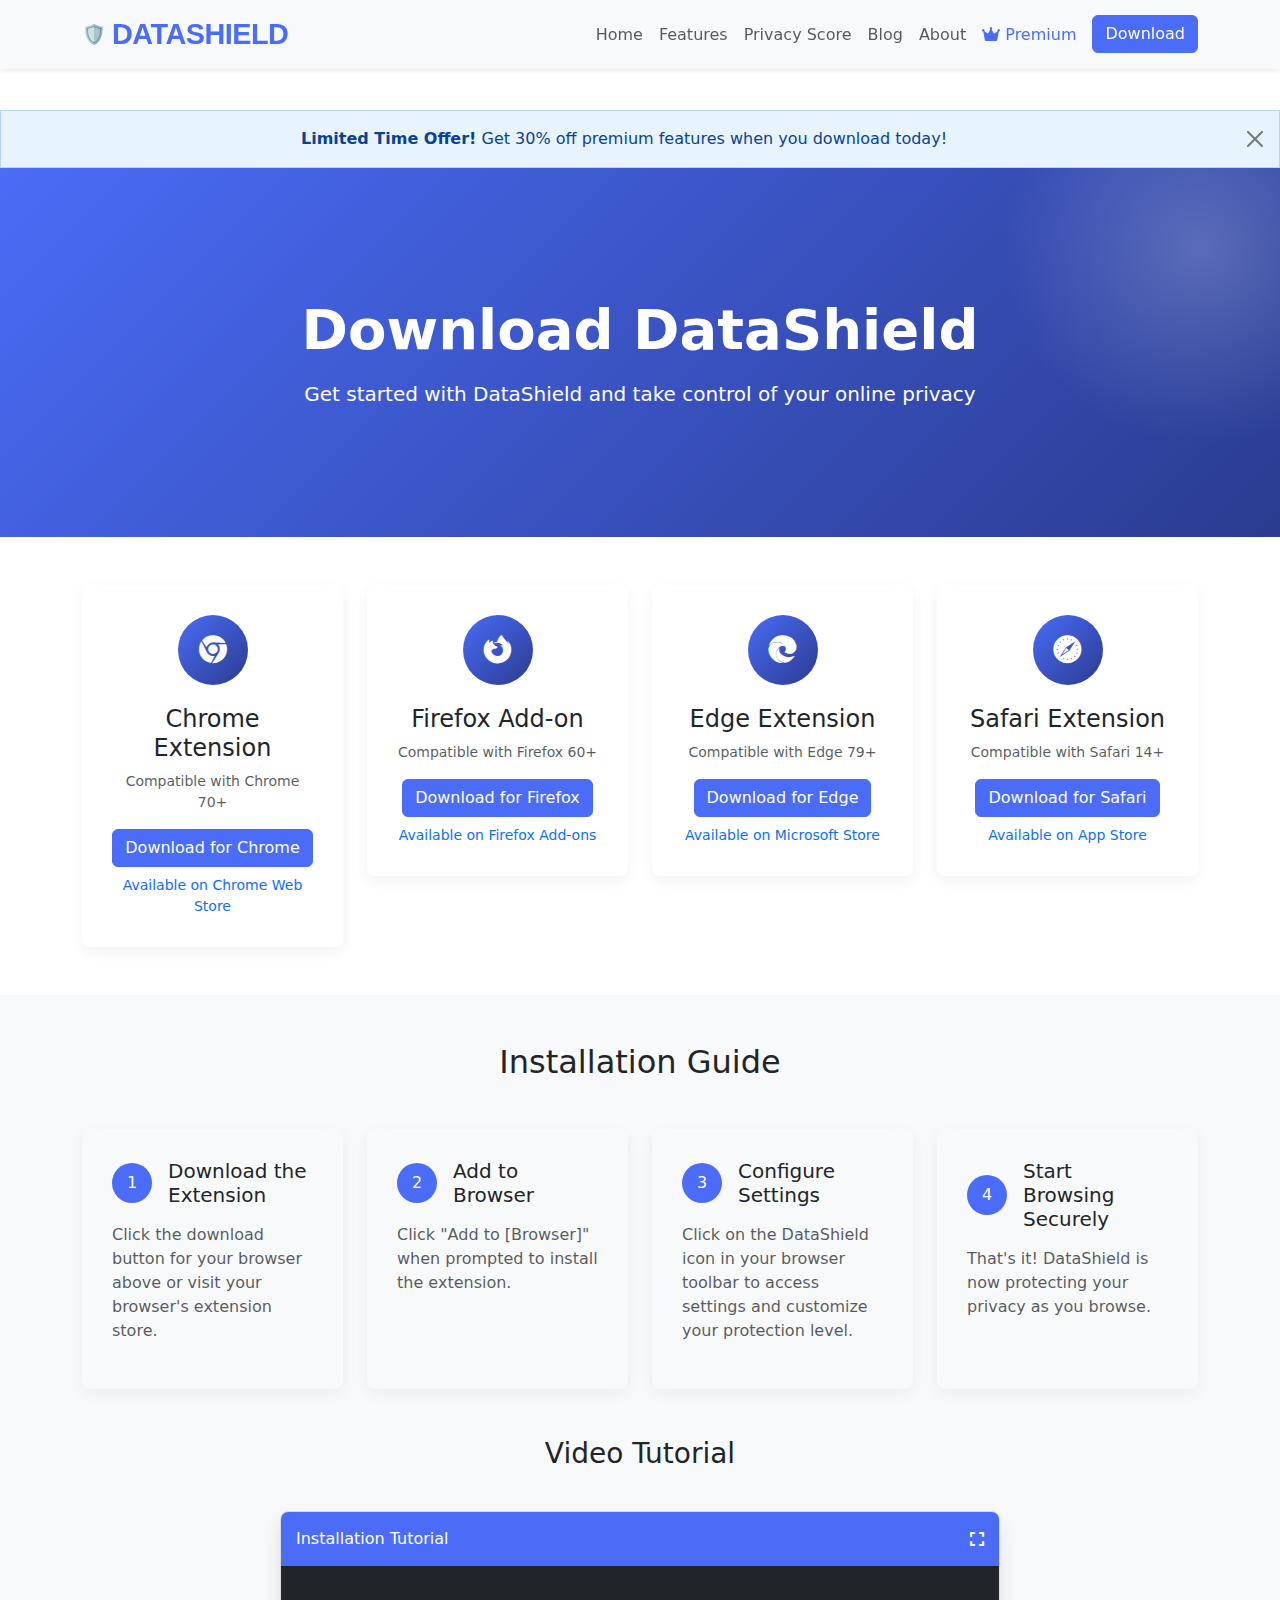
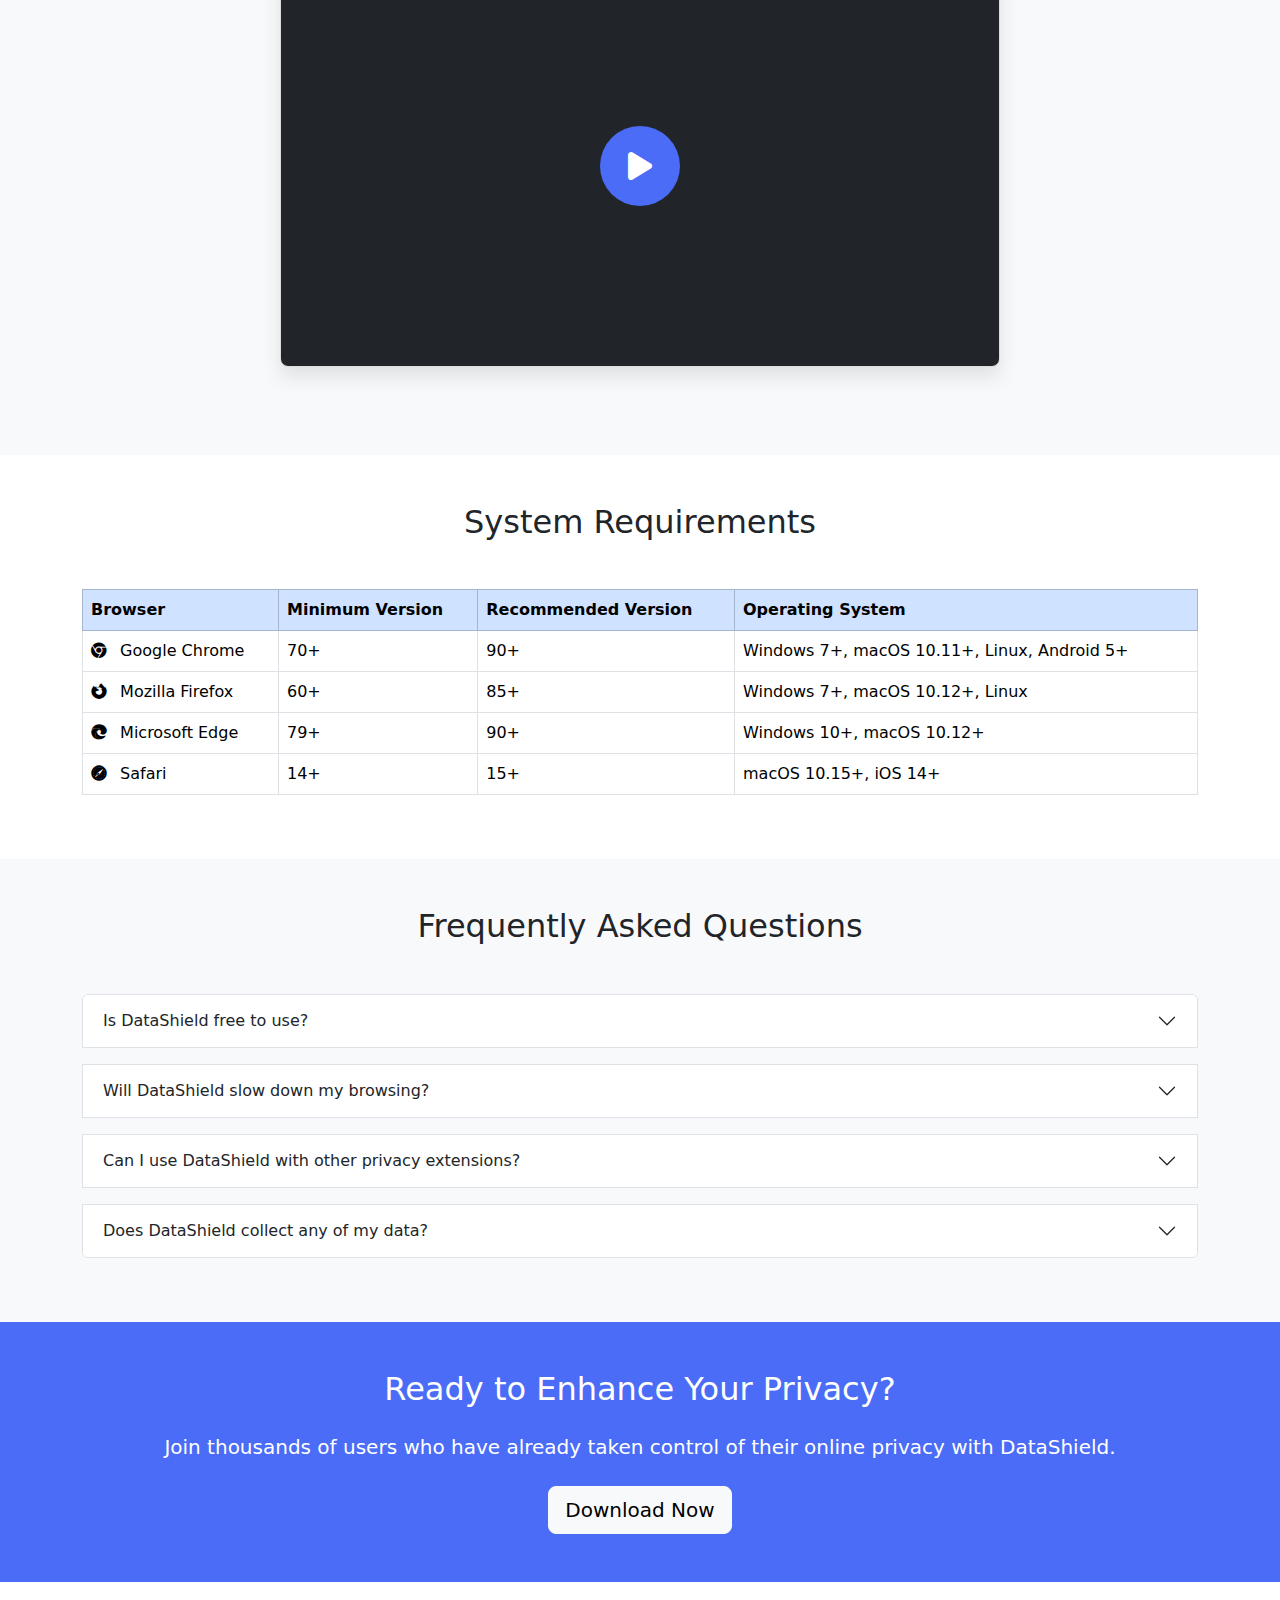
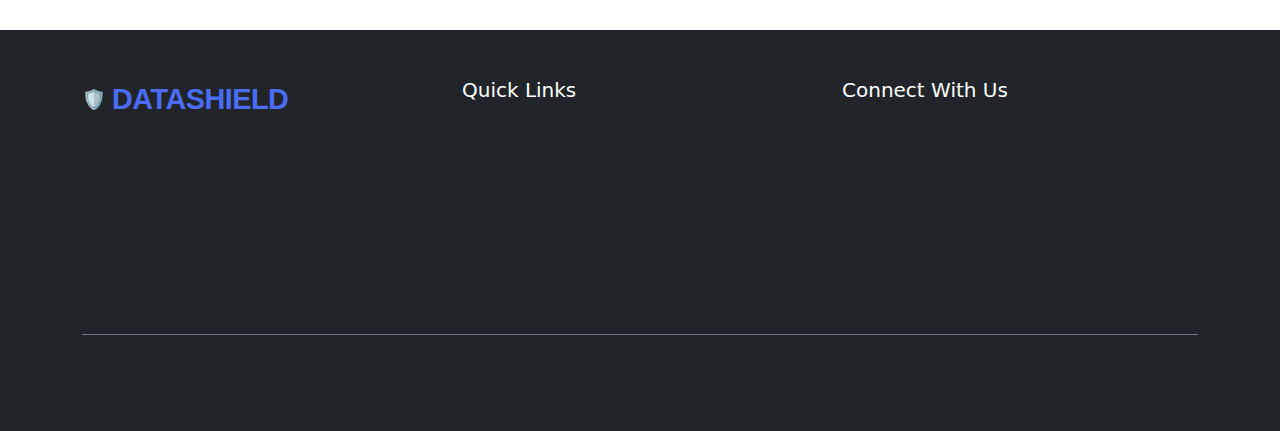
<file: docs/download.html>
<!DOCTYPE html>
<html lang="en">
<head>
    <meta charset="UTF-8">
    <meta name="viewport" content="width=device-width, initial-scale=1.0">
    <title>Download DataShield</title>
    
    <!-- Bootstrap CSS -->
    <link href="https://cdn.jsdelivr.net/npm/bootstrap@5.3.0-alpha1/dist/css/bootstrap.min.css" rel="stylesheet">
    
    <!-- Font Awesome -->
    <link rel="stylesheet" href="https://cdnjs.cloudflare.com/ajax/libs/font-awesome/6.0.0-beta3/css/all.min.css">
    
    <!-- Custom CSS -->
    <link rel="stylesheet" href="static/css/style.css">
</head>
<body data-analytics-id="DS-ANALYTICS-2023">
    <!-- New Announcement Banner -->
    <div class="alert alert-info alert-dismissible fade show m-0 text-center" role="alert">
        <strong>Limited Time Offer!</strong> Get 30% off premium features when you download today!
        <button type="button" class="btn-close" data-bs-dismiss="alert" aria-label="Close"></button>
    </div>
    
    <header>
        <nav class="navbar navbar-expand-lg navbar-light bg-light fixed-top shadow-sm">
            <div class="container">
                <a class="navbar-brand d-flex align-items-center" href="index.html">
                    <span class="logo-text">DataShield</span>
                </a>
                <button class="navbar-toggler" type="button" data-bs-toggle="collapse" data-bs-target="#navbarNav" aria-controls="navbarNav" aria-expanded="false" aria-label="Toggle navigation">
                    <span class="navbar-toggler-icon"></span>
                </button>
                <div class="collapse navbar-collapse" id="navbarNav">
                    <ul class="navbar-nav ms-auto">
                        <li class="nav-item">
                            <a class="nav-link" href="index.html">Home</a>
                        </li>
                        <li class="nav-item">
                            <a class="nav-link" href="features.html">Features</a>
                        </li>
                        <li class="nav-item">
                            <a class="nav-link" href="privacy_score.html">Privacy Score</a>
                        </li>
                        <li class="nav-item">
                            <a class="nav-link" href="blog.html">Blog</a>
                        </li>
                        <li class="nav-item">
                            <a class="nav-link" href="about.html">About</a>
                        </li>
                        <li class="nav-item">
                            <a class="nav-link text-primary" href="#"><i class="fas fa-crown"></i> Premium</a>
                        </li>
                        <li class="nav-item">
                            <a class="btn btn-primary ms-2" href="download.html">Download</a>
                        </li>
                    </ul>
                </div>
            </div>
        </nav>
    </header>

    <main>
        
<section class="hero-section page-header">
    <div class="container py-5 text-center text-white">
        <h1 class="display-4 fw-bold mb-3">Download DataShield</h1>
        <p class="lead mb-0">Get started with DataShield and take control of your online privacy</p>
    </div>
</section>

<section class="download-options py-5">
    <div class="container">
        <div class="row g-4">
            <div class="col-md-6 col-lg-3">
                <div class="feature-card text-center">
                    <div class="feature-icon mx-auto">
                        <i class="fab fa-chrome"></i>
                    </div>
                    <h3 class="h4 mb-2">Chrome Extension</h3>
                    <p class="text-muted small mb-3">Compatible with Chrome 70+</p>
                    <a href="#" class="btn btn-primary mb-2">Download for Chrome</a>
                    <div class="small">
                        <a href="#" class="text-decoration-none">Available on Chrome Web Store</a>
                    </div>
                </div>
            </div>
            
            <div class="col-md-6 col-lg-3">
                <div class="feature-card text-center">
                    <div class="feature-icon mx-auto">
                        <i class="fab fa-firefox-browser"></i>
                    </div>
                    <h3 class="h4 mb-2">Firefox Add-on</h3>
                    <p class="text-muted small mb-3">Compatible with Firefox 60+</p>
                    <a href="#" class="btn btn-primary mb-2">Download for Firefox</a>
                    <div class="small">
                        <a href="#" class="text-decoration-none">Available on Firefox Add-ons</a>
                    </div>
                </div>
            </div>
            
            <div class="col-md-6 col-lg-3">
                <div class="feature-card text-center">
                    <div class="feature-icon mx-auto">
                        <i class="fab fa-edge"></i>
                    </div>
                    <h3 class="h4 mb-2">Edge Extension</h3>
                    <p class="text-muted small mb-3">Compatible with Edge 79+</p>
                    <a href="#" class="btn btn-primary mb-2">Download for Edge</a>
                    <div class="small">
                        <a href="#" class="text-decoration-none">Available on Microsoft Store</a>
                    </div>
                </div>
            </div>
            
            <div class="col-md-6 col-lg-3">
                <div class="feature-card text-center">
                    <div class="feature-icon mx-auto">
                        <i class="fab fa-safari"></i>
                    </div>
                    <h3 class="h4 mb-2">Safari Extension</h3>
                    <p class="text-muted small mb-3">Compatible with Safari 14+</p>
                    <a href="#" class="btn btn-primary mb-2">Download for Safari</a>
                    <div class="small">
                        <a href="#" class="text-decoration-none">Available on App Store</a>
                    </div>
                </div>
            </div>
        </div>
    </div>
</section>

<section class="installation-guide py-5 bg-light">
    <div class="container">
        <h2 class="text-center mb-5">Installation Guide</h2>
        
        <div class="row g-4 mb-5">
            <div class="col-md-6 col-lg-3">
                <div class="feature-card h-100">
                    <div class="d-flex align-items-center mb-3">
                        <div class="rounded-circle bg-primary text-white d-flex align-items-center justify-content-center me-3" style="width: 40px; height: 40px; flex-shrink: 0;">1</div>
                        <h3 class="h5 mb-0">Download the Extension</h3>
                    </div>
                    <p class="text-muted">Click the download button for your browser above or visit your browser's extension store.</p>
                </div>
            </div>
            
            <div class="col-md-6 col-lg-3">
                <div class="feature-card h-100">
                    <div class="d-flex align-items-center mb-3">
                        <div class="rounded-circle bg-primary text-white d-flex align-items-center justify-content-center me-3" style="width: 40px; height: 40px; flex-shrink: 0;">2</div>
                        <h3 class="h5 mb-0">Add to Browser</h3>
                    </div>
                    <p class="text-muted">Click "Add to [Browser]" when prompted to install the extension.</p>
                </div>
            </div>
            
            <div class="col-md-6 col-lg-3">
                <div class="feature-card h-100">
                    <div class="d-flex align-items-center mb-3">
                        <div class="rounded-circle bg-primary text-white d-flex align-items-center justify-content-center me-3" style="width: 40px; height: 40px; flex-shrink: 0;">3</div>
                        <h3 class="h5 mb-0">Configure Settings</h3>
                    </div>
                    <p class="text-muted">Click on the DataShield icon in your browser toolbar to access settings and customize your protection level.</p>
                </div>
            </div>
            
            <div class="col-md-6 col-lg-3">
                <div class="feature-card h-100">
                    <div class="d-flex align-items-center mb-3">
                        <div class="rounded-circle bg-primary text-white d-flex align-items-center justify-content-center me-3" style="width: 40px; height: 40px; flex-shrink: 0;">4</div>
                        <h3 class="h5 mb-0">Start Browsing Securely</h3>
                    </div>
                    <p class="text-muted">That's it! DataShield is now protecting your privacy as you browse.</p>
                </div>
            </div>
        </div>
        
        <div class="video-tutorial text-center">
            <h3 class="mb-4">Video Tutorial</h3>
            <div class="dashboard-mockup position-relative mx-auto" style="max-width: 720px;">
                <div class="dashboard-header">
                    <span>Installation Tutorial</span>
                    <i class="fas fa-expand"></i>
                </div>
                <div class="bg-dark d-flex align-items-center justify-content-center" style="height: 400px;">
                    <div class="rounded-circle bg-primary bg-opacity-25 d-flex align-items-center justify-content-center" style="width: 80px; height: 80px;">
                        <i class="fas fa-play text-white fa-2x"></i>
                    </div>
                </div>
            </div>
        </div>
    </div>
</section>

<section class="system-requirements py-5">
    <div class="container">
        <h2 class="text-center mb-5">System Requirements</h2>
        
        <div class="table-responsive">
            <table class="table table-bordered">
                <thead class="table-primary">
                    <tr>
                        <th>Browser</th>
                        <th>Minimum Version</th>
                        <th>Recommended Version</th>
                        <th>Operating System</th>
                    </tr>
                </thead>
                <tbody>
                    <tr>
                        <td><i class="fab fa-chrome me-2"></i> Google Chrome</td>
                        <td>70+</td>
                        <td>90+</td>
                        <td>Windows 7+, macOS 10.11+, Linux, Android 5+</td>
                    </tr>
                    <tr>
                        <td><i class="fab fa-firefox-browser me-2"></i> Mozilla Firefox</td>
                        <td>60+</td>
                        <td>85+</td>
                        <td>Windows 7+, macOS 10.12+, Linux</td>
                    </tr>
                    <tr>
                        <td><i class="fab fa-edge me-2"></i> Microsoft Edge</td>
                        <td>79+</td>
                        <td>90+</td>
                        <td>Windows 10+, macOS 10.12+</td>
                    </tr>
                    <tr>
                        <td><i class="fab fa-safari me-2"></i> Safari</td>
                        <td>14+</td>
                        <td>15+</td>
                        <td>macOS 10.15+, iOS 14+</td>
                    </tr>
                </tbody>
            </table>
        </div>
    </div>
</section>

<section class="faq py-5 bg-light">
    <div class="container">
        <h2 class="text-center mb-5">Frequently Asked Questions</h2>
        
        <div class="accordion" id="faqAccordion">
            <div class="accordion-item mb-3 border">
                <h2 class="accordion-header" id="headingOne">
                    <button class="accordion-button collapsed" type="button" data-bs-toggle="collapse" data-bs-target="#collapseOne" aria-expanded="false" aria-controls="collapseOne">
                        Is DataShield free to use?
                    </button>
                </h2>
                <div id="collapseOne" class="accordion-collapse collapse" aria-labelledby="headingOne" data-bs-parent="#faqAccordion">
                    <div class="accordion-body">
                        <p>Yes, DataShield is completely free for personal use. We also offer a premium version with additional features for power users.</p>
                    </div>
                </div>
            </div>
            
            <div class="accordion-item mb-3 border">
                <h2 class="accordion-header" id="headingTwo">
                    <button class="accordion-button collapsed" type="button" data-bs-toggle="collapse" data-bs-target="#collapseTwo" aria-expanded="false" aria-controls="collapseTwo">
                        Will DataShield slow down my browsing?
                    </button>
                </h2>
                <div id="collapseTwo" class="accordion-collapse collapse" aria-labelledby="headingTwo" data-bs-parent="#faqAccordion">
                    <div class="accordion-body">
                        <p>DataShield is designed to have minimal impact on browsing performance. In fact, by blocking trackers and unnecessary scripts, it may actually make some websites load faster.</p>
                    </div>
                </div>
            </div>
            
            <div class="accordion-item mb-3 border">
                <h2 class="accordion-header" id="headingThree">
                    <button class="accordion-button collapsed" type="button" data-bs-toggle="collapse" data-bs-target="#collapseThree" aria-expanded="false" aria-controls="collapseThree">
                        Can I use DataShield with other privacy extensions?
                    </button>
                </h2>
                <div id="collapseThree" class="accordion-collapse collapse" aria-labelledby="headingThree" data-bs-parent="#faqAccordion">
                    <div class="accordion-body">
                        <p>Yes, DataShield can work alongside other privacy tools. However, some features may overlap, and we recommend adjusting settings to avoid conflicts.</p>
                    </div>
                </div>
            </div>
            
            <div class="accordion-item mb-3 border">
                <h2 class="accordion-header" id="headingFour">
                    <button class="accordion-button collapsed" type="button" data-bs-toggle="collapse" data-bs-target="#collapseFour" aria-expanded="false" aria-controls="collapseFour">
                        Does DataShield collect any of my data?
                    </button>
                </h2>
                <div id="collapseFour" class="accordion-collapse collapse" aria-labelledby="headingFour" data-bs-parent="#faqAccordion">
                    <div class="accordion-body">
                        <p>No, DataShield is committed to your privacy. We do not collect any browsing data or personal information. The extension operates entirely on your device.</p>
                    </div>
                </div>
            </div>
        </div>
    </div>
</section>

<section class="py-5 bg-primary text-white">
    <div class="container text-center">
        <h2 class="mb-4">Ready to Enhance Your Privacy?</h2>
        <p class="lead mb-4">Join thousands of users who have already taken control of their online privacy with DataShield.</p>
        <a href="#" class="btn btn-light btn-lg">Download Now</a>
    </div>
</section>

    </main>

    <footer class="bg-dark text-white py-5 mt-5">
        <div class="container">
            <div class="row">
                <div class="col-md-4 mb-4">
                    <div class="d-flex align-items-center mb-3">
                        <span class="logo-text">DataShield</span>
                    </div>
                    <p class="text-muted">Protecting your online privacy with advanced tracking prevention and cookie management.</p>
                </div>
                <div class="col-md-4 mb-4">
                    <h5 class="mb-3">Quick Links</h5>
                    <ul class="list-unstyled">
                        <li class="mb-2"><a href="index.html" class="text-decoration-none text-muted">Home</a></li>
                        <li class="mb-2"><a href="features.html" class="text-decoration-none text-muted">Features</a></li>
                        <li class="mb-2"><a href="privacy_score.html" class="text-decoration-none text-muted">Privacy Score</a></li>
                        <li class="mb-2"><a href="blog.html" class="text-decoration-none text-muted">Blog</a></li>
                        <li class="mb-2"><a href="about.html" class="text-decoration-none text-muted">About</a></li>
                    </ul>
                </div>
                <div class="col-md-4 mb-4">
                    <h5 class="mb-3">Connect With Us</h5>
                    <div class="d-flex gap-3">
                        <a href="#" class="text-decoration-none text-muted fs-5"><i class="fab fa-twitter"></i></a>
                        <a href="#" class="text-decoration-none text-muted fs-5"><i class="fab fa-facebook"></i></a>
                        <a href="#" class="text-decoration-none text-muted fs-5"><i class="fab fa-instagram"></i></a>
                        <a href="#" class="text-decoration-none text-muted fs-5"><i class="fab fa-github"></i></a>
                    </div>
                </div>
            </div>
            <div class="border-top border-secondary pt-4 mt-4">
                <p class="text-center text-muted mb-0">&copy; 2023 DataShield. All rights reserved.</p>
            </div>
        </div>
    </footer>

    <!-- Bootstrap JS Bundle with Popper -->
    <script src="https://cdn.jsdelivr.net/npm/bootstrap@5.3.0-alpha1/dist/js/bootstrap.bundle.min.js"></script>
    
    <!-- Custom JS -->
    <script src="static/js/script.js"></script>
    
</body>
</html>
</file>
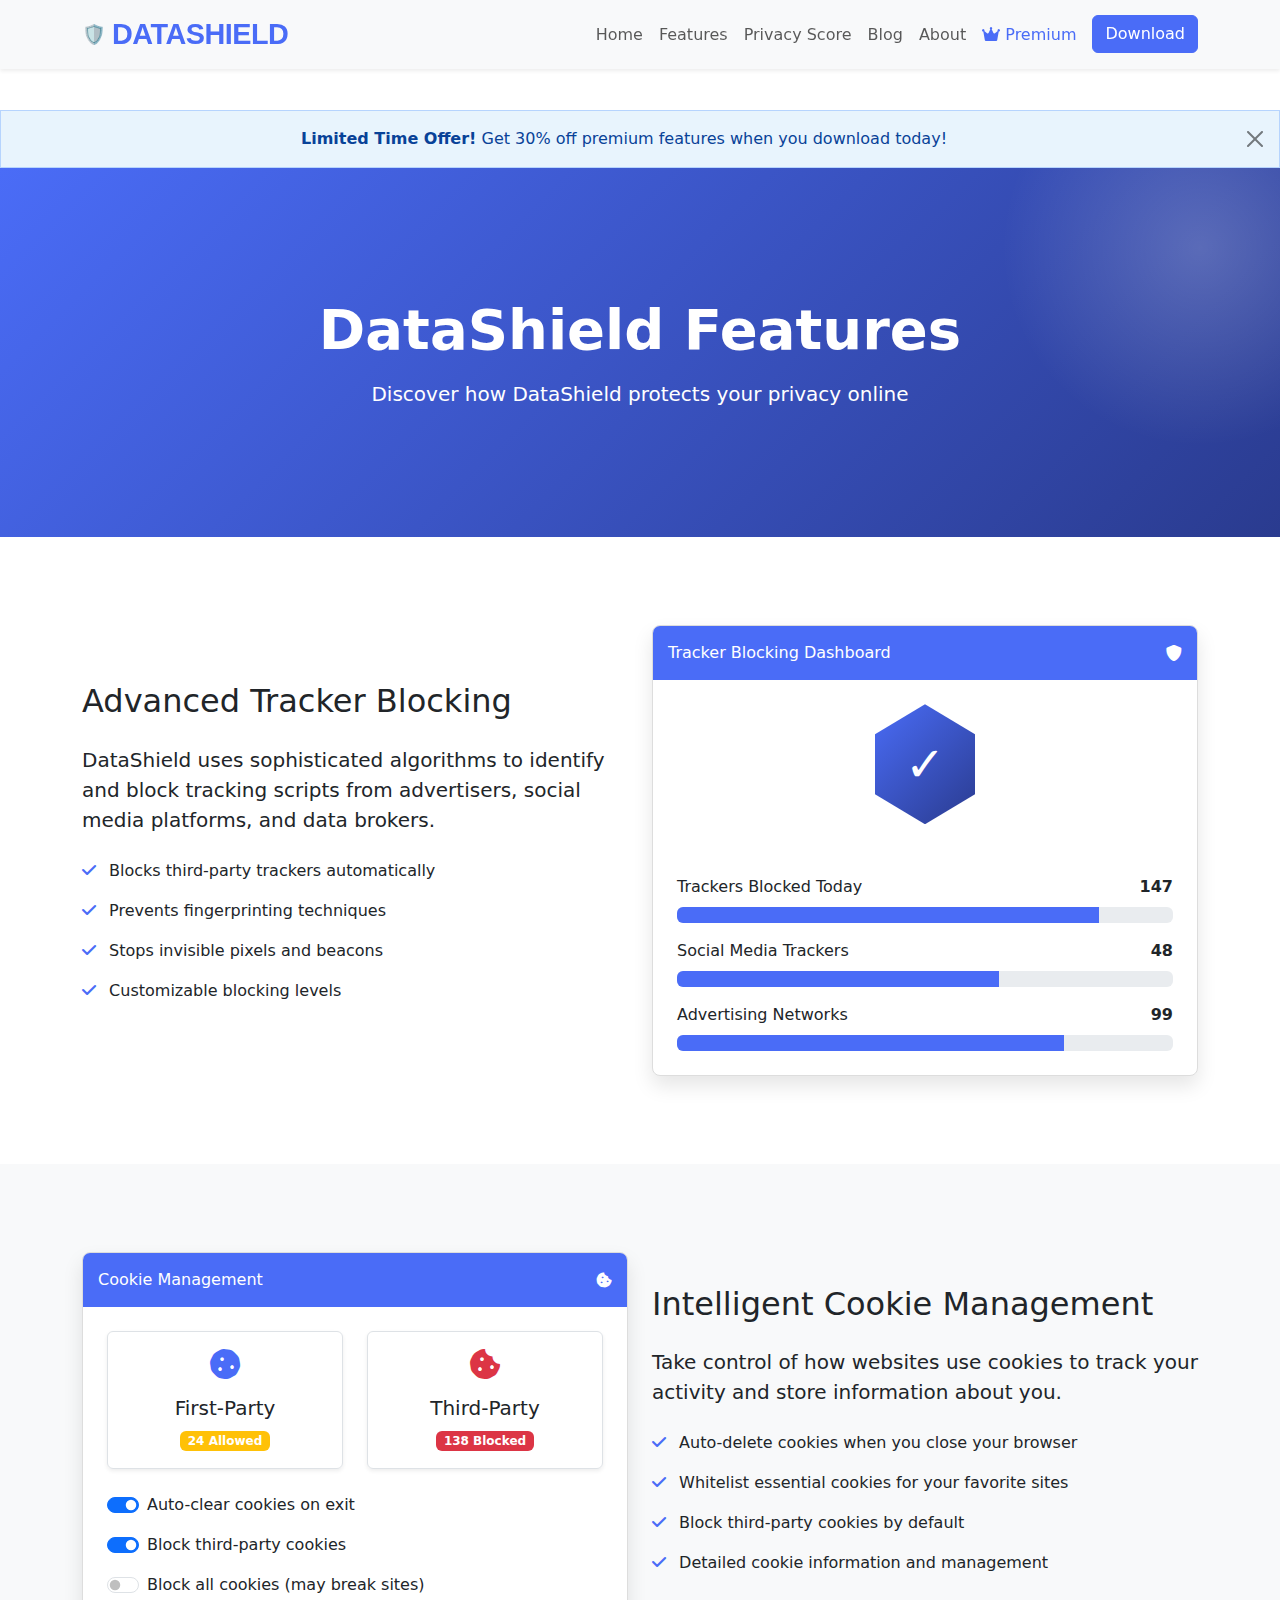
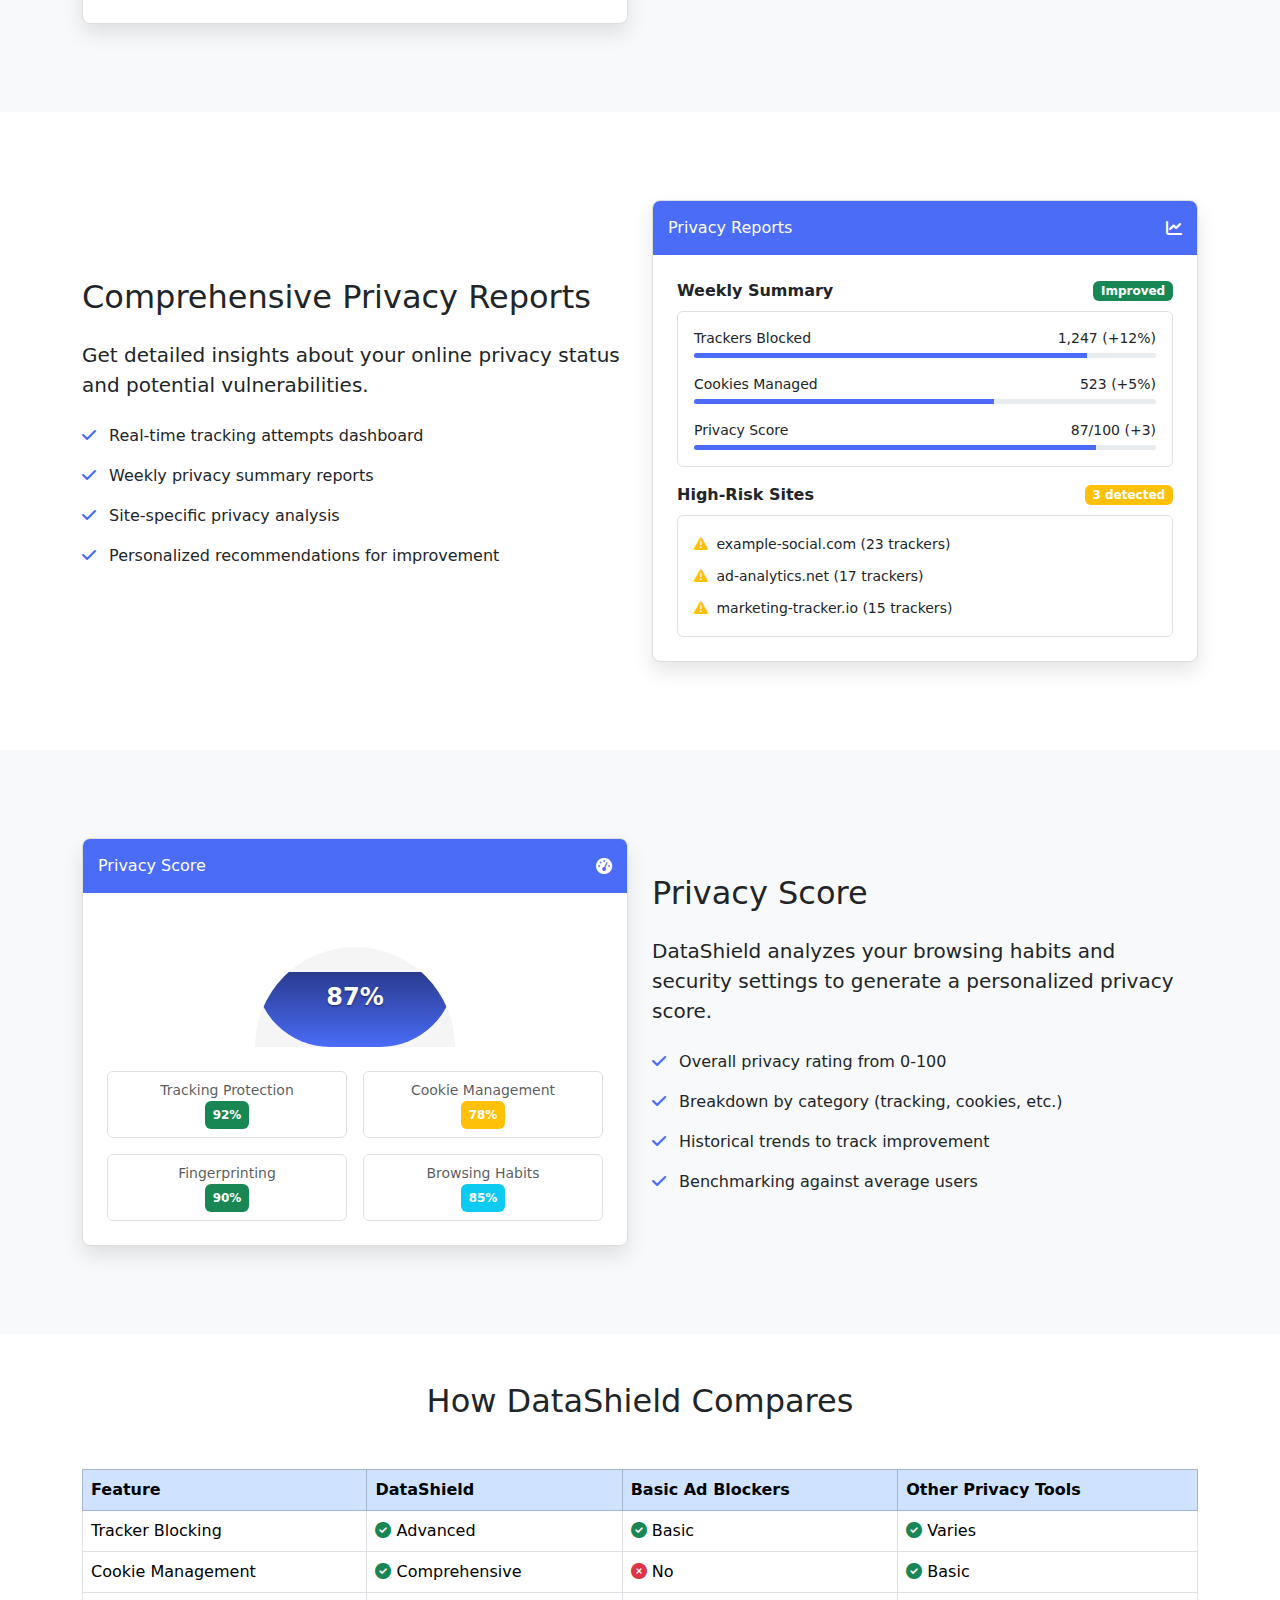
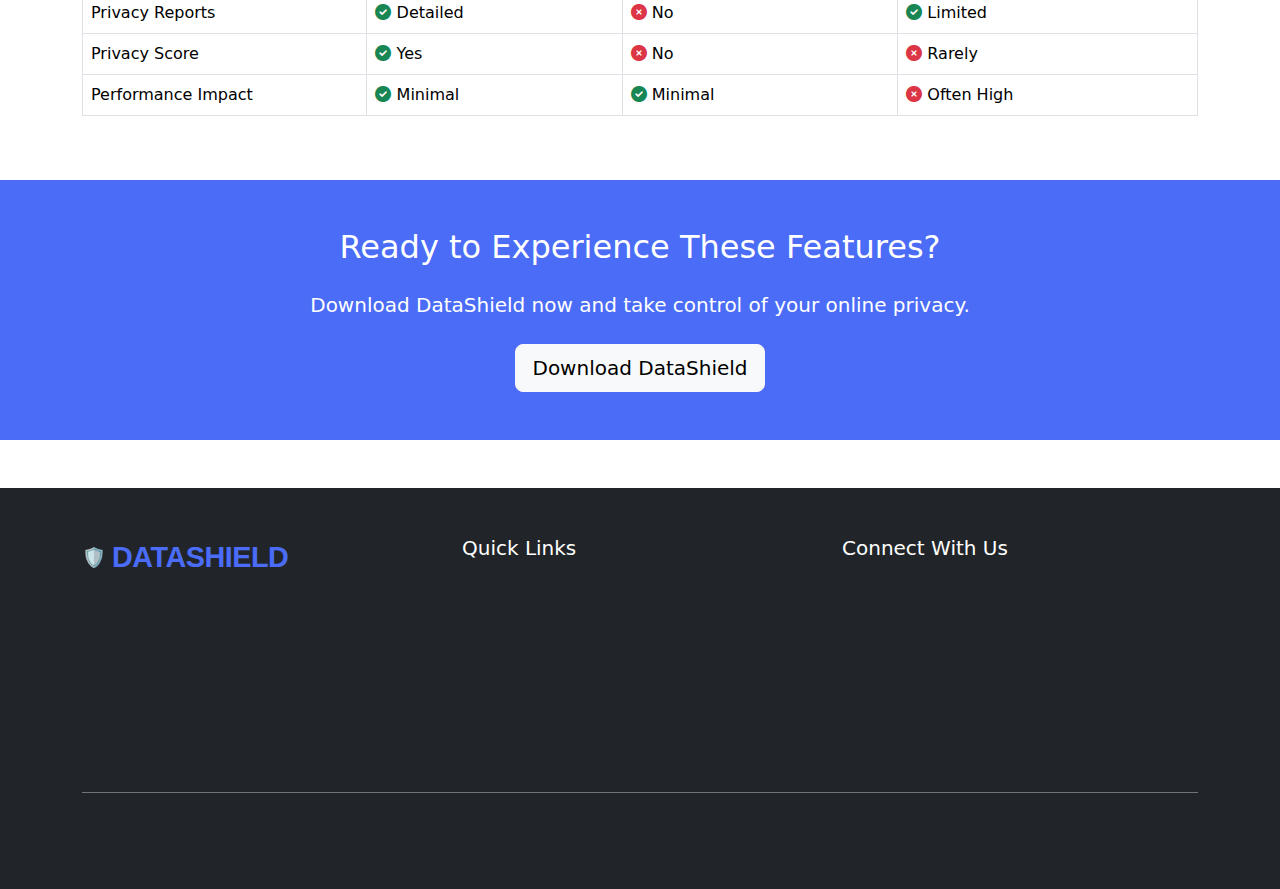
<file: docs/features.html>
<!DOCTYPE html>
<html lang="en">
<head>
    <meta charset="UTF-8">
    <meta name="viewport" content="width=device-width, initial-scale=1.0">
    <title>Features - DataShield</title>
    
    <!-- Bootstrap CSS -->
    <link href="https://cdn.jsdelivr.net/npm/bootstrap@5.3.0-alpha1/dist/css/bootstrap.min.css" rel="stylesheet">
    
    <!-- Font Awesome -->
    <link rel="stylesheet" href="https://cdnjs.cloudflare.com/ajax/libs/font-awesome/6.0.0-beta3/css/all.min.css">
    
    <!-- Custom CSS -->
    <link rel="stylesheet" href="static/css/style.css">
</head>
<body data-analytics-id="DS-ANALYTICS-2023">
    <!-- New Announcement Banner -->
    <div class="alert alert-info alert-dismissible fade show m-0 text-center" role="alert">
        <strong>Limited Time Offer!</strong> Get 30% off premium features when you download today!
        <button type="button" class="btn-close" data-bs-dismiss="alert" aria-label="Close"></button>
    </div>
    
    <header>
        <nav class="navbar navbar-expand-lg navbar-light bg-light fixed-top shadow-sm">
            <div class="container">
                <a class="navbar-brand d-flex align-items-center" href="index.html">
                    <span class="logo-text">DataShield</span>
                </a>
                <button class="navbar-toggler" type="button" data-bs-toggle="collapse" data-bs-target="#navbarNav" aria-controls="navbarNav" aria-expanded="false" aria-label="Toggle navigation">
                    <span class="navbar-toggler-icon"></span>
                </button>
                <div class="collapse navbar-collapse" id="navbarNav">
                    <ul class="navbar-nav ms-auto">
                        <li class="nav-item">
                            <a class="nav-link" href="index.html">Home</a>
                        </li>
                        <li class="nav-item">
                            <a class="nav-link" href="features.html">Features</a>
                        </li>
                        <li class="nav-item">
                            <a class="nav-link" href="privacy_score.html">Privacy Score</a>
                        </li>
                        <li class="nav-item">
                            <a class="nav-link" href="blog.html">Blog</a>
                        </li>
                        <li class="nav-item">
                            <a class="nav-link" href="about.html">About</a>
                        </li>
                        <li class="nav-item">
                            <a class="nav-link text-primary" href="#"><i class="fas fa-crown"></i> Premium</a>
                        </li>
                        <li class="nav-item">
                            <a class="btn btn-primary ms-2" href="download.html">Download</a>
                        </li>
                    </ul>
                </div>
            </div>
        </nav>
    </header>

    <main>
        
<section class="hero-section page-header">
    <div class="container py-5 text-center text-white">
        <h1 class="display-4 fw-bold mb-3">DataShield Features</h1>
        <p class="lead mb-0">Discover how DataShield protects your privacy online</p>
    </div>
</section>

<section class="feature-detail py-5">
    <div class="container">
        <div class="row align-items-center">
            <div class="col-lg-6 mb-4 mb-lg-0">
                <h2 class="mb-4">Advanced Tracker Blocking</h2>
                <p class="lead mb-4">DataShield uses sophisticated algorithms to identify and block tracking scripts from advertisers, social media platforms, and data brokers.</p>
                <ul class="list-unstyled mb-0">
                    <li class="mb-3"><i class="fas fa-check text-primary me-2"></i> Blocks third-party trackers automatically</li>
                    <li class="mb-3"><i class="fas fa-check text-primary me-2"></i> Prevents fingerprinting techniques</li>
                    <li class="mb-3"><i class="fas fa-check text-primary me-2"></i> Stops invisible pixels and beacons</li>
                    <li class="mb-3"><i class="fas fa-check text-primary me-2"></i> Customizable blocking levels</li>
                </ul>
            </div>
            <div class="col-lg-6 text-center">
                <div class="dashboard-mockup">
                    <div class="dashboard-header">
                        <span>Tracker Blocking Dashboard</span>
                        <i class="fas fa-shield-alt"></i>
                    </div>
                    <div class="p-4">
                        <div class="shield-icon mx-auto"></div>
                        <div class="mt-4">
                            <div class="mb-3">
                                <div class="d-flex justify-content-between mb-2">
                                    <span>Trackers Blocked Today</span>
                                    <span class="fw-bold">147</span>
                                </div>
                                <div class="progress">
                                    <div class="progress-bar bg-primary" role="progressbar" style="width: 85%"></div>
                                </div>
                            </div>
                            <div class="mb-3">
                                <div class="d-flex justify-content-between mb-2">
                                    <span>Social Media Trackers</span>
                                    <span class="fw-bold">48</span>
                                </div>
                                <div class="progress">
                                    <div class="progress-bar bg-primary" role="progressbar" style="width: 65%"></div>
                                </div>
                            </div>
                            <div>
                                <div class="d-flex justify-content-between mb-2">
                                    <span>Advertising Networks</span>
                                    <span class="fw-bold">99</span>
                                </div>
                                <div class="progress">
                                    <div class="progress-bar bg-primary" role="progressbar" style="width: 78%"></div>
                                </div>
                            </div>
                        </div>
                    </div>
                </div>
            </div>
        </div>
    </div>
</section>

<section class="feature-detail py-5 bg-light">
    <div class="container">
        <div class="row align-items-center flex-lg-row-reverse">
            <div class="col-lg-6 mb-4 mb-lg-0">
                <h2 class="mb-4">Intelligent Cookie Management</h2>
                <p class="lead mb-4">Take control of how websites use cookies to track your activity and store information about you.</p>
                <ul class="list-unstyled mb-0">
                    <li class="mb-3"><i class="fas fa-check text-primary me-2"></i> Auto-delete cookies when you close your browser</li>
                    <li class="mb-3"><i class="fas fa-check text-primary me-2"></i> Whitelist essential cookies for your favorite sites</li>
                    <li class="mb-3"><i class="fas fa-check text-primary me-2"></i> Block third-party cookies by default</li>
                    <li class="mb-3"><i class="fas fa-check text-primary me-2"></i> Detailed cookie information and management</li>
                </ul>
            </div>
            <div class="col-lg-6 text-center">
                <div class="dashboard-mockup">
                    <div class="dashboard-header">
                        <span>Cookie Management</span>
                        <i class="fas fa-cookie-bite"></i>
                    </div>
                    <div class="p-4">
                        <div class="row mb-4">
                            <div class="col-6">
                                <div class="border p-3 rounded shadow-sm">
                                    <i class="fas fa-cookie text-primary fa-2x mb-3"></i>
                                    <h5>First-Party</h5>
                                    <p class="mb-0"><span class="badge bg-warning">24 Allowed</span></p>
                                </div>
                            </div>
                            <div class="col-6">
                                <div class="border p-3 rounded shadow-sm">
                                    <i class="fas fa-cookie-bite text-danger fa-2x mb-3"></i>
                                    <h5>Third-Party</h5>
                                    <p class="mb-0"><span class="badge bg-danger">138 Blocked</span></p>
                                </div>
                            </div>
                        </div>
                        <div class="text-start">
                            <div class="form-check form-switch mb-3">
                                <input class="form-check-input" type="checkbox" checked>
                                <label class="form-check-label">Auto-clear cookies on exit</label>
                            </div>
                            <div class="form-check form-switch mb-3">
                                <input class="form-check-input" type="checkbox" checked>
                                <label class="form-check-label">Block third-party cookies</label>
                            </div>
                            <div class="form-check form-switch">
                                <input class="form-check-input" type="checkbox">
                                <label class="form-check-label">Block all cookies (may break sites)</label>
                            </div>
                        </div>
                    </div>
                </div>
            </div>
        </div>
    </div>
</section>

<section class="feature-detail py-5">
    <div class="container">
        <div class="row align-items-center">
            <div class="col-lg-6 mb-4 mb-lg-0">
                <h2 class="mb-4">Comprehensive Privacy Reports</h2>
                <p class="lead mb-4">Get detailed insights about your online privacy status and potential vulnerabilities.</p>
                <ul class="list-unstyled mb-0">
                    <li class="mb-3"><i class="fas fa-check text-primary me-2"></i> Real-time tracking attempts dashboard</li>
                    <li class="mb-3"><i class="fas fa-check text-primary me-2"></i> Weekly privacy summary reports</li>
                    <li class="mb-3"><i class="fas fa-check text-primary me-2"></i> Site-specific privacy analysis</li>
                    <li class="mb-3"><i class="fas fa-check text-primary me-2"></i> Personalized recommendations for improvement</li>
                </ul>
            </div>
            <div class="col-lg-6 text-center">
                <div class="dashboard-mockup">
                    <div class="dashboard-header">
                        <span>Privacy Reports</span>
                        <i class="fas fa-chart-line"></i>
                    </div>
                    <div class="p-4">
                        <div class="row g-3 text-start">
                            <div class="col-12">
                                <div class="d-flex justify-content-between align-items-center mb-2">
                                    <span class="fw-bold">Weekly Summary</span>
                                    <span class="badge bg-success">Improved</span>
                                </div>
                                <div class="border p-3 rounded">
                                    <div class="d-flex justify-content-between mb-1">
                                        <small>Trackers Blocked</small>
                                        <small>1,247 (+12%)</small>
                                    </div>
                                    <div class="progress mb-3" style="height: 5px;">
                                        <div class="progress-bar bg-primary" role="progressbar" style="width: 85%"></div>
                                    </div>
                                    <div class="d-flex justify-content-between mb-1">
                                        <small>Cookies Managed</small>
                                        <small>523 (+5%)</small>
                                    </div>
                                    <div class="progress mb-3" style="height: 5px;">
                                        <div class="progress-bar bg-primary" role="progressbar" style="width: 65%"></div>
                                    </div>
                                    <div class="d-flex justify-content-between mb-1">
                                        <small>Privacy Score</small>
                                        <small>87/100 (+3)</small>
                                    </div>
                                    <div class="progress" style="height: 5px;">
                                        <div class="progress-bar bg-primary" role="progressbar" style="width: 87%"></div>
                                    </div>
                                </div>
                            </div>
                            <div class="col-12">
                                <div class="d-flex justify-content-between align-items-center mb-2">
                                    <span class="fw-bold">High-Risk Sites</span>
                                    <span class="badge bg-warning">3 detected</span>
                                </div>
                                <div class="border p-3 rounded">
                                    <ul class="list-unstyled mb-0">
                                        <li class="mb-2"><small><i class="fas fa-exclamation-triangle text-warning me-1"></i> example-social.com (23 trackers)</small></li>
                                        <li class="mb-2"><small><i class="fas fa-exclamation-triangle text-warning me-1"></i> ad-analytics.net (17 trackers)</small></li>
                                        <li><small><i class="fas fa-exclamation-triangle text-warning me-1"></i> marketing-tracker.io (15 trackers)</small></li>
                                    </ul>
                                </div>
                            </div>
                        </div>
                    </div>
                </div>
            </div>
        </div>
    </div>
</section>

<section class="feature-detail py-5 bg-light">
    <div class="container">
        <div class="row align-items-center flex-lg-row-reverse">
            <div class="col-lg-6 mb-4 mb-lg-0">
                <h2 class="mb-4">Privacy Score</h2>
                <p class="lead mb-4">DataShield analyzes your browsing habits and security settings to generate a personalized privacy score.</p>
                <ul class="list-unstyled mb-0">
                    <li class="mb-3"><i class="fas fa-check text-primary me-2"></i> Overall privacy rating from 0-100</li>
                    <li class="mb-3"><i class="fas fa-check text-primary me-2"></i> Breakdown by category (tracking, cookies, etc.)</li>
                    <li class="mb-3"><i class="fas fa-check text-primary me-2"></i> Historical trends to track improvement</li>
                    <li class="mb-3"><i class="fas fa-check text-primary me-2"></i> Benchmarking against average users</li>
                </ul>
            </div>
            <div class="col-lg-6 text-center">
                <div class="dashboard-mockup">
                    <div class="dashboard-header">
                        <span>Privacy Score</span>
                        <i class="fas fa-tachometer-alt"></i>
                    </div>
                    <div class="p-4">
                        <div class="privacy-meter mx-auto mb-4">
                            <div class="privacy-meter-fill"></div>
                            <div class="privacy-meter-label">87%</div>
                        </div>
                        <div class="row g-3">
                            <div class="col-6">
                                <div class="border p-2 rounded">
                                    <small class="text-muted d-block">Tracking Protection</small>
                                    <span class="badge bg-success p-2">92%</span>
                                </div>
                            </div>
                            <div class="col-6">
                                <div class="border p-2 rounded">
                                    <small class="text-muted d-block">Cookie Management</small>
                                    <span class="badge bg-warning p-2">78%</span>
                                </div>
                            </div>
                            <div class="col-6">
                                <div class="border p-2 rounded">
                                    <small class="text-muted d-block">Fingerprinting</small>
                                    <span class="badge bg-success p-2">90%</span>
                                </div>
                            </div>
                            <div class="col-6">
                                <div class="border p-2 rounded">
                                    <small class="text-muted d-block">Browsing Habits</small>
                                    <span class="badge bg-info p-2">85%</span>
                                </div>
                            </div>
                        </div>
                    </div>
                </div>
            </div>
        </div>
    </div>
</section>

<section class="feature-comparison py-5">
    <div class="container">
        <h2 class="text-center mb-5">How DataShield Compares</h2>
        <div class="table-responsive">
            <table class="table table-bordered">
                <thead class="table-primary">
                    <tr>
                        <th>Feature</th>
                        <th>DataShield</th>
                        <th>Basic Ad Blockers</th>
                        <th>Other Privacy Tools</th>
                    </tr>
                </thead>
                <tbody>
                    <tr>
                        <td>Tracker Blocking</td>
                        <td><i class="fas fa-check-circle text-success"></i> Advanced</td>
                        <td><i class="fas fa-check-circle text-success"></i> Basic</td>
                        <td><i class="fas fa-check-circle text-success"></i> Varies</td>
                    </tr>
                    <tr>
                        <td>Cookie Management</td>
                        <td><i class="fas fa-check-circle text-success"></i> Comprehensive</td>
                        <td><i class="fas fa-times-circle text-danger"></i> No</td>
                        <td><i class="fas fa-check-circle text-success"></i> Basic</td>
                    </tr>
                    <tr>
                        <td>Privacy Reports</td>
                        <td><i class="fas fa-check-circle text-success"></i> Detailed</td>
                        <td><i class="fas fa-times-circle text-danger"></i> No</td>
                        <td><i class="fas fa-check-circle text-success"></i> Limited</td>
                    </tr>
                    <tr>
                        <td>Privacy Score</td>
                        <td><i class="fas fa-check-circle text-success"></i> Yes</td>
                        <td><i class="fas fa-times-circle text-danger"></i> No</td>
                        <td><i class="fas fa-times-circle text-danger"></i> Rarely</td>
                    </tr>
                    <tr>
                        <td>Performance Impact</td>
                        <td><i class="fas fa-check-circle text-success"></i> Minimal</td>
                        <td><i class="fas fa-check-circle text-success"></i> Minimal</td>
                        <td><i class="fas fa-times-circle text-danger"></i> Often High</td>
                    </tr>
                </tbody>
            </table>
        </div>
    </div>
</section>

<section class="py-5 bg-primary text-white">
    <div class="container text-center">
        <h2 class="mb-4">Ready to Experience These Features?</h2>
        <p class="lead mb-4">Download DataShield now and take control of your online privacy.</p>
        <a href="download.html" class="btn btn-light btn-lg">Download DataShield</a>
    </div>
</section>

    </main>

    <footer class="bg-dark text-white py-5 mt-5">
        <div class="container">
            <div class="row">
                <div class="col-md-4 mb-4">
                    <div class="d-flex align-items-center mb-3">
                        <span class="logo-text">DataShield</span>
                    </div>
                    <p class="text-muted">Protecting your online privacy with advanced tracking prevention and cookie management.</p>
                </div>
                <div class="col-md-4 mb-4">
                    <h5 class="mb-3">Quick Links</h5>
                    <ul class="list-unstyled">
                        <li class="mb-2"><a href="index.html" class="text-decoration-none text-muted">Home</a></li>
                        <li class="mb-2"><a href="features.html" class="text-decoration-none text-muted">Features</a></li>
                        <li class="mb-2"><a href="privacy_score.html" class="text-decoration-none text-muted">Privacy Score</a></li>
                        <li class="mb-2"><a href="blog.html" class="text-decoration-none text-muted">Blog</a></li>
                        <li class="mb-2"><a href="about.html" class="text-decoration-none text-muted">About</a></li>
                    </ul>
                </div>
                <div class="col-md-4 mb-4">
                    <h5 class="mb-3">Connect With Us</h5>
                    <div class="d-flex gap-3">
                        <a href="#" class="text-decoration-none text-muted fs-5"><i class="fab fa-twitter"></i></a>
                        <a href="#" class="text-decoration-none text-muted fs-5"><i class="fab fa-facebook"></i></a>
                        <a href="#" class="text-decoration-none text-muted fs-5"><i class="fab fa-instagram"></i></a>
                        <a href="#" class="text-decoration-none text-muted fs-5"><i class="fab fa-github"></i></a>
                    </div>
                </div>
            </div>
            <div class="border-top border-secondary pt-4 mt-4">
                <p class="text-center text-muted mb-0">&copy; 2023 DataShield. All rights reserved.</p>
            </div>
        </div>
    </footer>

    <!-- Bootstrap JS Bundle with Popper -->
    <script src="https://cdn.jsdelivr.net/npm/bootstrap@5.3.0-alpha1/dist/js/bootstrap.bundle.min.js"></script>
    
    <!-- Custom JS -->
    <script src="static/js/script.js"></script>
    
</body>
</html>
</file>
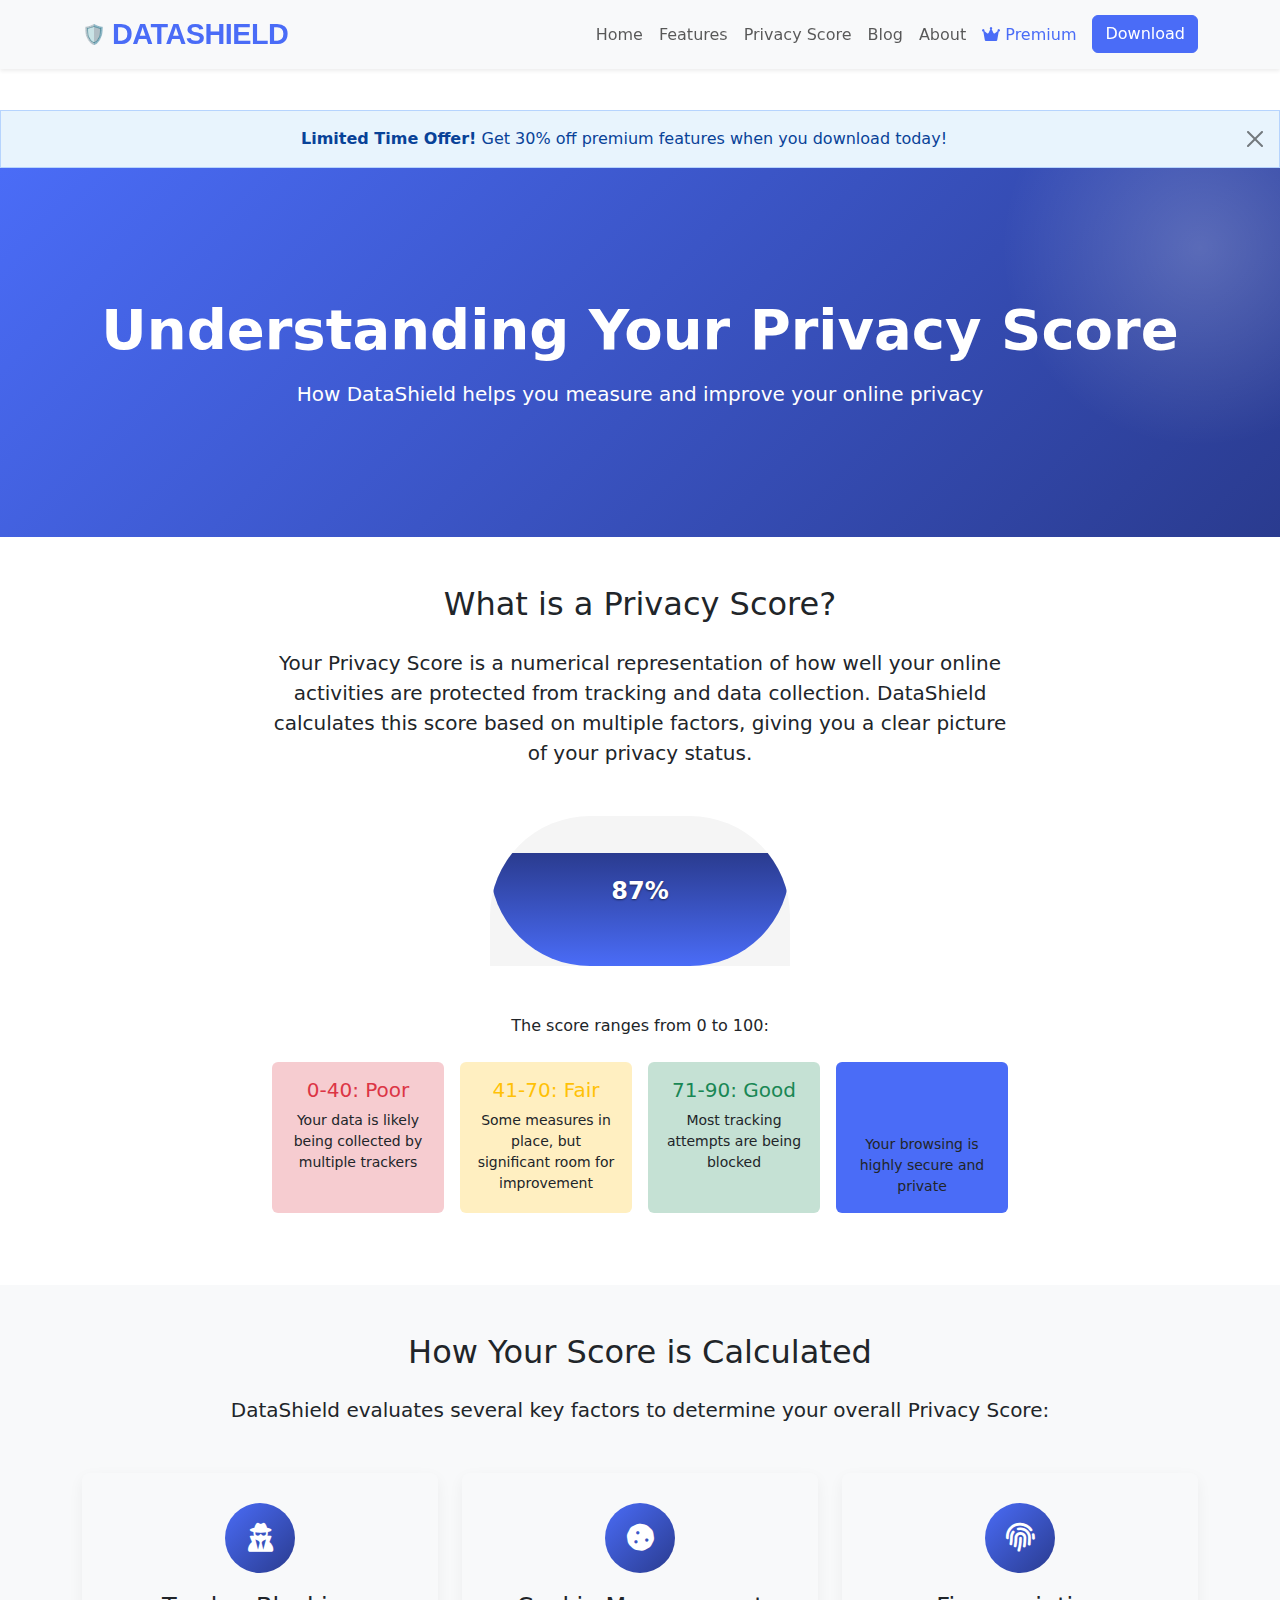
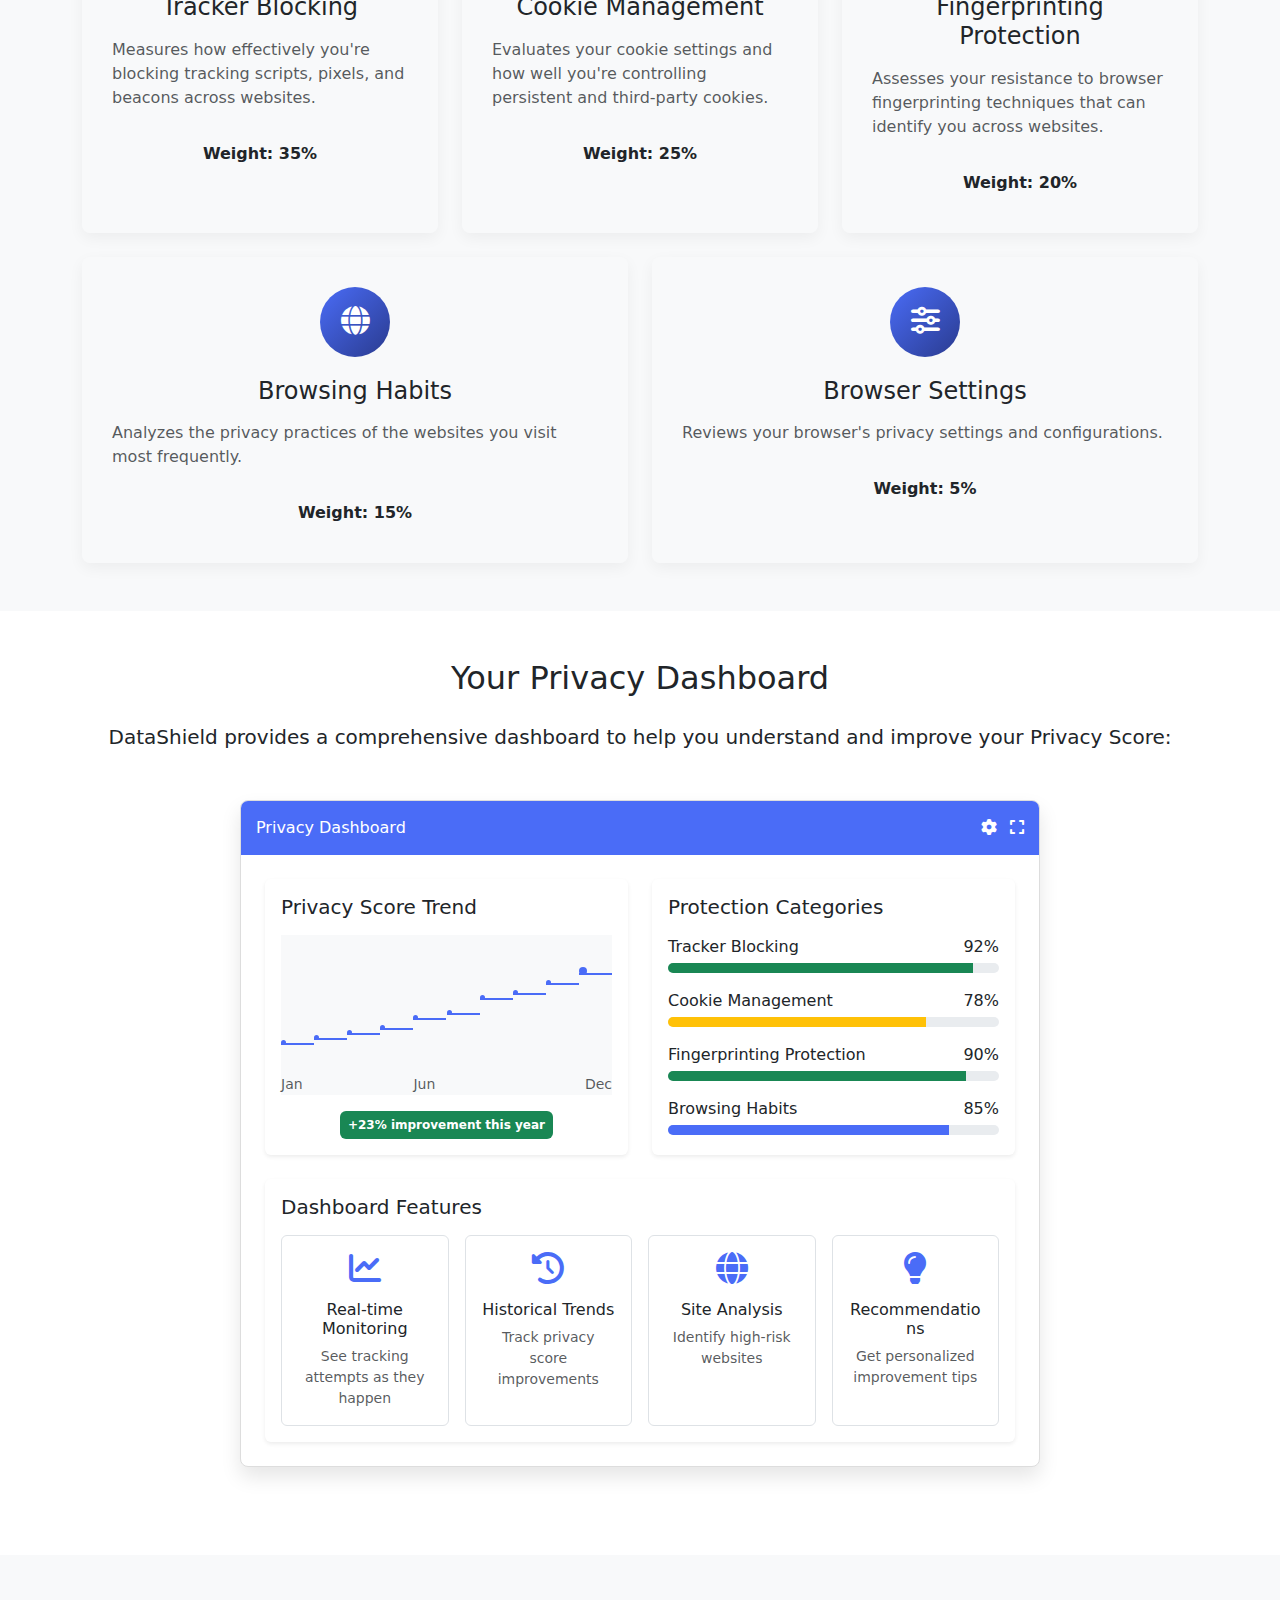
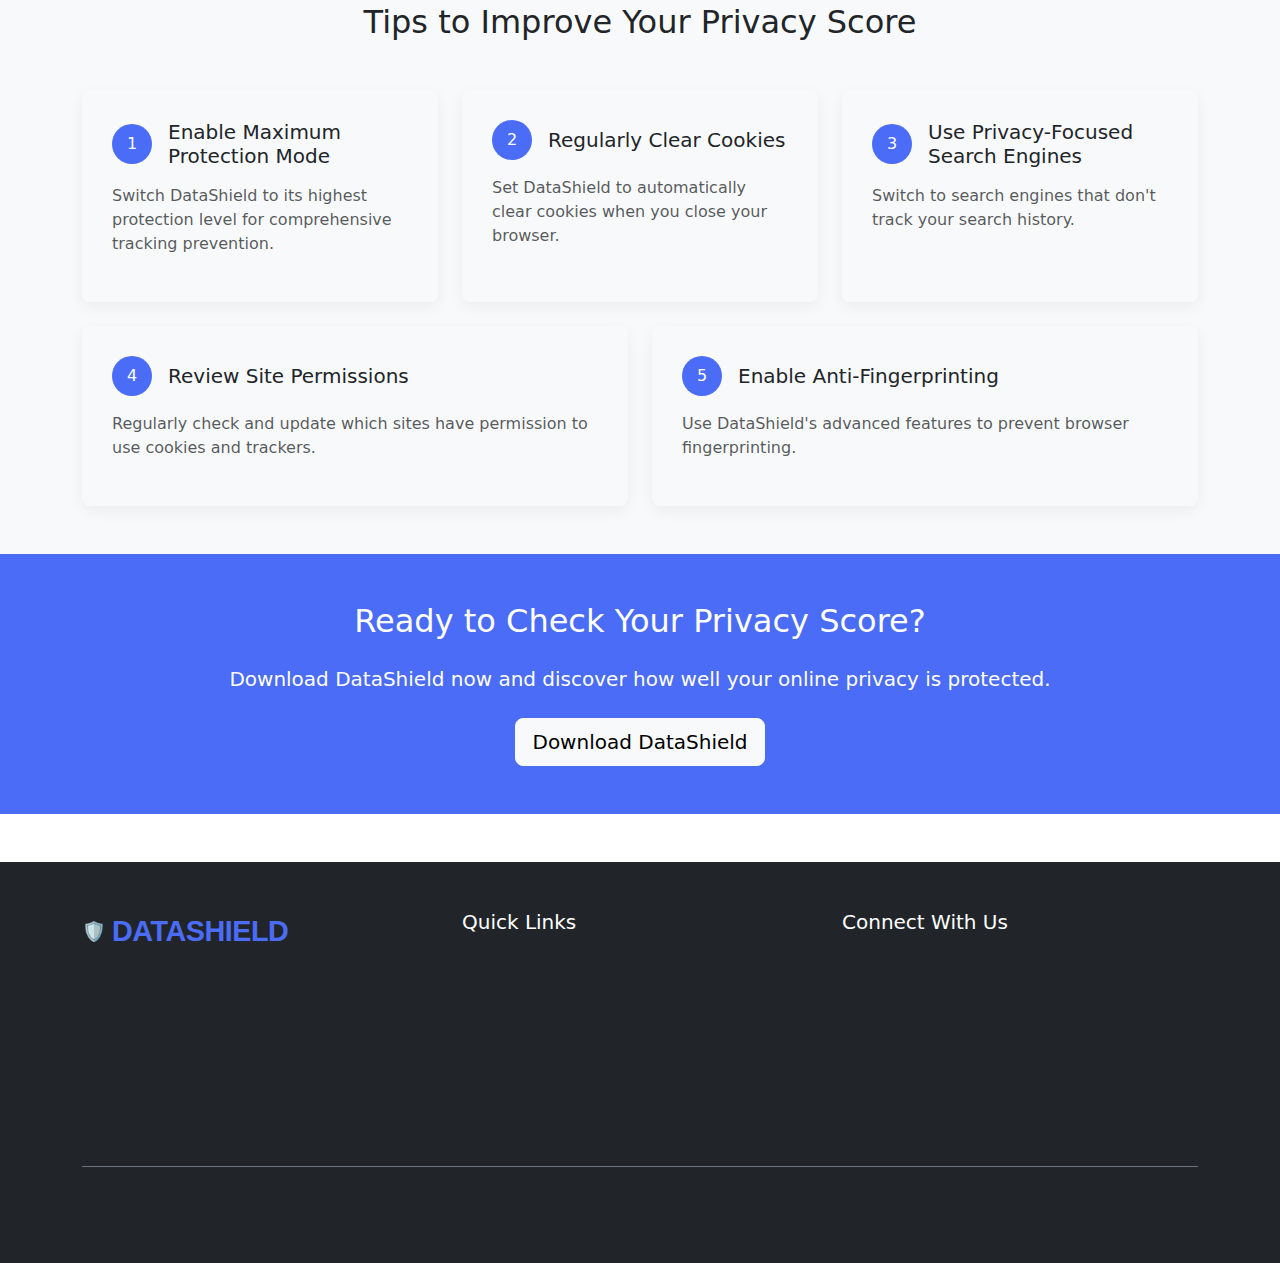
<file: docs/privacy_score.html>
<!DOCTYPE html>
<html lang="en">
<head>
    <meta charset="UTF-8">
    <meta name="viewport" content="width=device-width, initial-scale=1.0">
    <title>Privacy Score - DataShield</title>
    
    <!-- Bootstrap CSS -->
    <link href="https://cdn.jsdelivr.net/npm/bootstrap@5.3.0-alpha1/dist/css/bootstrap.min.css" rel="stylesheet">
    
    <!-- Font Awesome -->
    <link rel="stylesheet" href="https://cdnjs.cloudflare.com/ajax/libs/font-awesome/6.0.0-beta3/css/all.min.css">
    
    <!-- Custom CSS -->
    <link rel="stylesheet" href="static/css/style.css">
</head>
<body data-analytics-id="DS-ANALYTICS-2023">
    <!-- New Announcement Banner -->
    <div class="alert alert-info alert-dismissible fade show m-0 text-center" role="alert">
        <strong>Limited Time Offer!</strong> Get 30% off premium features when you download today!
        <button type="button" class="btn-close" data-bs-dismiss="alert" aria-label="Close"></button>
    </div>
    
    <header>
        <nav class="navbar navbar-expand-lg navbar-light bg-light fixed-top shadow-sm">
            <div class="container">
                <a class="navbar-brand d-flex align-items-center" href="index.html">
                    <span class="logo-text">DataShield</span>
                </a>
                <button class="navbar-toggler" type="button" data-bs-toggle="collapse" data-bs-target="#navbarNav" aria-controls="navbarNav" aria-expanded="false" aria-label="Toggle navigation">
                    <span class="navbar-toggler-icon"></span>
                </button>
                <div class="collapse navbar-collapse" id="navbarNav">
                    <ul class="navbar-nav ms-auto">
                        <li class="nav-item">
                            <a class="nav-link" href="index.html">Home</a>
                        </li>
                        <li class="nav-item">
                            <a class="nav-link" href="features.html">Features</a>
                        </li>
                        <li class="nav-item">
                            <a class="nav-link" href="privacy_score.html">Privacy Score</a>
                        </li>
                        <li class="nav-item">
                            <a class="nav-link" href="blog.html">Blog</a>
                        </li>
                        <li class="nav-item">
                            <a class="nav-link" href="about.html">About</a>
                        </li>
                        <li class="nav-item">
                            <a class="nav-link text-primary" href="#"><i class="fas fa-crown"></i> Premium</a>
                        </li>
                        <li class="nav-item">
                            <a class="btn btn-primary ms-2" href="download.html">Download</a>
                        </li>
                    </ul>
                </div>
            </div>
        </nav>
    </header>

    <main>
        
<section class="hero-section page-header">
    <div class="container py-5 text-center text-white">
        <h1 class="display-4 fw-bold mb-3">Understanding Your Privacy Score</h1>
        <p class="lead mb-0">How DataShield helps you measure and improve your online privacy</p>
    </div>
</section>

<section class="privacy-score-explanation py-5">
    <div class="container">
        <div class="row justify-content-center">
            <div class="col-lg-8 text-center">
                <h2 class="mb-4">What is a Privacy Score?</h2>
                <p class="lead mb-5">Your Privacy Score is a numerical representation of how well your online activities are protected from tracking and data collection. DataShield calculates this score based on multiple factors, giving you a clear picture of your privacy status.</p>
                
                <div class="privacy-meter mx-auto mb-5" style="width: 300px; height: 150px;">
                    <div class="privacy-meter-fill"></div>
                    <div class="privacy-meter-label">87%</div>
                </div>
                
                <p class="mb-4">The score ranges from 0 to 100:</p>
                <div class="row g-3 mb-4">
                    <div class="col-md-6 col-lg-3">
                        <div class="p-3 bg-danger bg-opacity-25 rounded h-100">
                            <h4 class="h5 text-danger">0-40: Poor</h4>
                            <p class="small mb-0">Your data is likely being collected by multiple trackers</p>
                        </div>
                    </div>
                    <div class="col-md-6 col-lg-3">
                        <div class="p-3 bg-warning bg-opacity-25 rounded h-100">
                            <h4 class="h5 text-warning">41-70: Fair</h4>
                            <p class="small mb-0">Some measures in place, but significant room for improvement</p>
                        </div>
                    </div>
                    <div class="col-md-6 col-lg-3">
                        <div class="p-3 bg-success bg-opacity-25 rounded h-100">
                            <h4 class="h5 text-success">71-90: Good</h4>
                            <p class="small mb-0">Most tracking attempts are being blocked</p>
                        </div>
                    </div>
                    <div class="col-md-6 col-lg-3">
                        <div class="p-3 bg-primary bg-opacity-25 rounded h-100">
                            <h4 class="h5 text-primary">91-100: Excellent</h4>
                            <p class="small mb-0">Your browsing is highly secure and private</p>
                        </div>
                    </div>
                </div>
            </div>
        </div>
    </div>
</section>

<section class="score-factors py-5 bg-light">
    <div class="container">
        <h2 class="text-center mb-4">How Your Score is Calculated</h2>
        <p class="text-center lead mb-5">DataShield evaluates several key factors to determine your overall Privacy Score:</p>
        
        <div class="row g-4">
            <div class="col-md-6 col-lg-4">
                <div class="feature-card h-100">
                    <div class="feature-icon mx-auto">
                        <i class="fas fa-user-secret"></i>
                    </div>
                    <h3 class="h4 mb-3 text-center">Tracker Blocking</h3>
                    <p class="text-muted mb-4">Measures how effectively you're blocking tracking scripts, pixels, and beacons across websites.</p>
                    <div class="bg-light rounded p-2 text-center">
                        <strong>Weight: 35%</strong>
                    </div>
                </div>
            </div>
            
            <div class="col-md-6 col-lg-4">
                <div class="feature-card h-100">
                    <div class="feature-icon mx-auto">
                        <i class="fas fa-cookie"></i>
                    </div>
                    <h3 class="h4 mb-3 text-center">Cookie Management</h3>
                    <p class="text-muted mb-4">Evaluates your cookie settings and how well you're controlling persistent and third-party cookies.</p>
                    <div class="bg-light rounded p-2 text-center">
                        <strong>Weight: 25%</strong>
                    </div>
                </div>
            </div>
            
            <div class="col-md-6 col-lg-4">
                <div class="feature-card h-100">
                    <div class="feature-icon mx-auto">
                        <i class="fas fa-fingerprint"></i>
                    </div>
                    <h3 class="h4 mb-3 text-center">Fingerprinting Protection</h3>
                    <p class="text-muted mb-4">Assesses your resistance to browser fingerprinting techniques that can identify you across websites.</p>
                    <div class="bg-light rounded p-2 text-center">
                        <strong>Weight: 20%</strong>
                    </div>
                </div>
            </div>
            
            <div class="col-md-6 col-lg-6">
                <div class="feature-card h-100">
                    <div class="feature-icon mx-auto">
                        <i class="fas fa-globe"></i>
                    </div>
                    <h3 class="h4 mb-3 text-center">Browsing Habits</h3>
                    <p class="text-muted mb-4">Analyzes the privacy practices of the websites you visit most frequently.</p>
                    <div class="bg-light rounded p-2 text-center">
                        <strong>Weight: 15%</strong>
                    </div>
                </div>
            </div>
            
            <div class="col-md-6 col-lg-6">
                <div class="feature-card h-100">
                    <div class="feature-icon mx-auto">
                        <i class="fas fa-sliders-h"></i>
                    </div>
                    <h3 class="h4 mb-3 text-center">Browser Settings</h3>
                    <p class="text-muted mb-4">Reviews your browser's privacy settings and configurations.</p>
                    <div class="bg-light rounded p-2 text-center">
                        <strong>Weight: 5%</strong>
                    </div>
                </div>
            </div>
        </div>
    </div>
</section>

<section class="score-dashboard py-5">
    <div class="container">
        <h2 class="text-center mb-4">Your Privacy Dashboard</h2>
        <p class="lead text-center mb-5">DataShield provides a comprehensive dashboard to help you understand and improve your Privacy Score:</p>
        
        <div class="dashboard-mockup mx-auto" style="max-width: 800px;">
            <div class="dashboard-header">
                <span>Privacy Dashboard</span>
                <div>
                    <i class="fas fa-cog me-2"></i>
                    <i class="fas fa-expand"></i>
                </div>
            </div>
            <div class="p-4">
                <div class="row g-4">
                    <div class="col-md-6">
                        <div class="card h-100 border-0 shadow-sm">
                            <div class="card-body">
                                <h4 class="card-title h5 mb-3">Privacy Score Trend</h4>
                                <div style="height: 160px; background: linear-gradient(to right, #f8f9fa 0%, #f8f9fa 100%); position: relative;">
                                    <!-- CSS-based chart -->
                                    <div style="position: absolute; bottom: 0; left: 0; width: 100%; height: 100%;">
                                        <div style="position: absolute; bottom: 50px; left: 0%; width: 10%; height: 2px; background-color: #4a6cf7;"></div>
                                        <div style="position: absolute; bottom: 55px; left: 10%; width: 10%; height: 2px; background-color: #4a6cf7;"></div>
                                        <div style="position: absolute; bottom: 60px; left: 20%; width: 10%; height: 2px; background-color: #4a6cf7;"></div>
                                        <div style="position: absolute; bottom: 65px; left: 30%; width: 10%; height: 2px; background-color: #4a6cf7;"></div>
                                        <div style="position: absolute; bottom: 75px; left: 40%; width: 10%; height: 2px; background-color: #4a6cf7;"></div>
                                        <div style="position: absolute; bottom: 80px; left: 50%; width: 10%; height: 2px; background-color: #4a6cf7;"></div>
                                        <div style="position: absolute; bottom: 95px; left: 60%; width: 10%; height: 2px; background-color: #4a6cf7;"></div>
                                        <div style="position: absolute; bottom: 100px; left: 70%; width: 10%; height: 2px; background-color: #4a6cf7;"></div>
                                        <div style="position: absolute; bottom: 110px; left: 80%; width: 10%; height: 2px; background-color: #4a6cf7;"></div>
                                        <div style="position: absolute; bottom: 120px; left: 90%; width: 10%; height: 2px; background-color: #4a6cf7;"></div>
                                        
                                        <div style="position: absolute; bottom: 50px; left: 0%; width: 5px; height: 5px; background-color: #4a6cf7; border-radius: 50%;"></div>
                                        <div style="position: absolute; bottom: 55px; left: 10%; width: 5px; height: 5px; background-color: #4a6cf7; border-radius: 50%;"></div>
                                        <div style="position: absolute; bottom: 60px; left: 20%; width: 5px; height: 5px; background-color: #4a6cf7; border-radius: 50%;"></div>
                                        <div style="position: absolute; bottom: 65px; left: 30%; width: 5px; height: 5px; background-color: #4a6cf7; border-radius: 50%;"></div>
                                        <div style="position: absolute; bottom: 75px; left: 40%; width: 5px; height: 5px; background-color: #4a6cf7; border-radius: 50%;"></div>
                                        <div style="position: absolute; bottom: 80px; left: 50%; width: 5px; height: 5px; background-color: #4a6cf7; border-radius: 50%;"></div>
                                        <div style="position: absolute; bottom: 95px; left: 60%; width: 5px; height: 5px; background-color: #4a6cf7; border-radius: 50%;"></div>
                                        <div style="position: absolute; bottom: 100px; left: 70%; width: 5px; height: 5px; background-color: #4a6cf7; border-radius: 50%;"></div>
                                        <div style="position: absolute; bottom: 110px; left: 80%; width: 5px; height: 5px; background-color: #4a6cf7; border-radius: 50%;"></div>
                                        <div style="position: absolute; bottom: 120px; left: 90%; width: 8px; height: 8px; background-color: #4a6cf7; border-radius: 50%;"></div>
                                    </div>
                                    
                                    <!-- Axis labels -->
                                    <div class="text-muted small" style="position: absolute; bottom: 0; left: 0%;">Jan</div>
                                    <div class="text-muted small" style="position: absolute; bottom: 0; left: 40%;">Jun</div>
                                    <div class="text-muted small" style="position: absolute; bottom: 0; right: 0;">Dec</div>
                                </div>
                                <div class="text-center mt-3">
                                    <span class="badge bg-success p-2">+23% improvement this year</span>
                                </div>
                            </div>
                        </div>
                    </div>
                    <div class="col-md-6">
                        <div class="card h-100 border-0 shadow-sm">
                            <div class="card-body">
                                <h4 class="card-title h5 mb-3">Protection Categories</h4>
                                <div>
                                    <div class="mb-3">
                                        <div class="d-flex justify-content-between mb-1">
                                            <span>Tracker Blocking</span>
                                            <span>92%</span>
                                        </div>
                                        <div class="progress" style="height: 10px;">
                                            <div class="progress-bar bg-success" role="progressbar" style="width: 92%"></div>
                                        </div>
                                    </div>
                                    <div class="mb-3">
                                        <div class="d-flex justify-content-between mb-1">
                                            <span>Cookie Management</span>
                                            <span>78%</span>
                                        </div>
                                        <div class="progress" style="height: 10px;">
                                            <div class="progress-bar bg-warning" role="progressbar" style="width: 78%"></div>
                                        </div>
                                    </div>
                                    <div class="mb-3">
                                        <div class="d-flex justify-content-between mb-1">
                                            <span>Fingerprinting Protection</span>
                                            <span>90%</span>
                                        </div>
                                        <div class="progress" style="height: 10px;">
                                            <div class="progress-bar bg-success" role="progressbar" style="width: 90%"></div>
                                        </div>
                                    </div>
                                    <div>
                                        <div class="d-flex justify-content-between mb-1">
                                            <span>Browsing Habits</span>
                                            <span>85%</span>
                                        </div>
                                        <div class="progress" style="height: 10px;">
                                            <div class="progress-bar bg-primary" role="progressbar" style="width: 85%"></div>
                                        </div>
                                    </div>
                                </div>
                            </div>
                        </div>
                    </div>
                    
                    <div class="col-12">
                        <div class="card border-0 shadow-sm">
                            <div class="card-body">
                                <h4 class="card-title h5 mb-3">Dashboard Features</h4>
                                <div class="row g-3">
                                    <div class="col-md-6 col-lg-3">
                                        <div class="border p-3 rounded text-center h-100">
                                            <i class="fas fa-chart-line text-primary mb-3 fa-2x"></i>
                                            <h5 class="h6">Real-time Monitoring</h5>
                                            <p class="small text-muted mb-0">See tracking attempts as they happen</p>
                                        </div>
                                    </div>
                                    <div class="col-md-6 col-lg-3">
                                        <div class="border p-3 rounded text-center h-100">
                                            <i class="fas fa-history text-primary mb-3 fa-2x"></i>
                                            <h5 class="h6">Historical Trends</h5>
                                            <p class="small text-muted mb-0">Track privacy score improvements</p>
                                        </div>
                                    </div>
                                    <div class="col-md-6 col-lg-3">
                                        <div class="border p-3 rounded text-center h-100">
                                            <i class="fas fa-globe text-primary mb-3 fa-2x"></i>
                                            <h5 class="h6">Site Analysis</h5>
                                            <p class="small text-muted mb-0">Identify high-risk websites</p>
                                        </div>
                                    </div>
                                    <div class="col-md-6 col-lg-3">
                                        <div class="border p-3 rounded text-center h-100">
                                            <i class="fas fa-lightbulb text-primary mb-3 fa-2x"></i>
                                            <h5 class="h6">Recommendations</h5>
                                            <p class="small text-muted mb-0">Get personalized improvement tips</p>
                                        </div>
                                    </div>
                                </div>
                            </div>
                        </div>
                    </div>
                </div>
            </div>
        </div>
    </div>
</section>

<section class="improvement-tips py-5 bg-light">
    <div class="container">
        <h2 class="text-center mb-5">Tips to Improve Your Privacy Score</h2>
        
        <div class="row g-4">
            <div class="col-md-6 col-lg-4">
                <div class="feature-card h-100">
                    <div class="d-flex align-items-center mb-3">
                        <div class="rounded-circle bg-primary text-white d-flex align-items-center justify-content-center me-3" style="width: 40px; height: 40px; flex-shrink: 0;">1</div>
                        <h3 class="h5 mb-0">Enable Maximum Protection Mode</h3>
                    </div>
                    <p class="text-muted">Switch DataShield to its highest protection level for comprehensive tracking prevention.</p>
                </div>
            </div>
            
            <div class="col-md-6 col-lg-4">
                <div class="feature-card h-100">
                    <div class="d-flex align-items-center mb-3">
                        <div class="rounded-circle bg-primary text-white d-flex align-items-center justify-content-center me-3" style="width: 40px; height: 40px; flex-shrink: 0;">2</div>
                        <h3 class="h5 mb-0">Regularly Clear Cookies</h3>
                    </div>
                    <p class="text-muted">Set DataShield to automatically clear cookies when you close your browser.</p>
                </div>
            </div>
            
            <div class="col-md-6 col-lg-4">
                <div class="feature-card h-100">
                    <div class="d-flex align-items-center mb-3">
                        <div class="rounded-circle bg-primary text-white d-flex align-items-center justify-content-center me-3" style="width: 40px; height: 40px; flex-shrink: 0;">3</div>
                        <h3 class="h5 mb-0">Use Privacy-Focused Search Engines</h3>
                    </div>
                    <p class="text-muted">Switch to search engines that don't track your search history.</p>
                </div>
            </div>
            
            <div class="col-md-6 col-lg-6">
                <div class="feature-card h-100">
                    <div class="d-flex align-items-center mb-3">
                        <div class="rounded-circle bg-primary text-white d-flex align-items-center justify-content-center me-3" style="width: 40px; height: 40px; flex-shrink: 0;">4</div>
                        <h3 class="h5 mb-0">Review Site Permissions</h3>
                    </div>
                    <p class="text-muted">Regularly check and update which sites have permission to use cookies and trackers.</p>
                </div>
            </div>
            
            <div class="col-md-6 col-lg-6">
                <div class="feature-card h-100">
                    <div class="d-flex align-items-center mb-3">
                        <div class="rounded-circle bg-primary text-white d-flex align-items-center justify-content-center me-3" style="width: 40px; height: 40px; flex-shrink: 0;">5</div>
                        <h3 class="h5 mb-0">Enable Anti-Fingerprinting</h3>
                    </div>
                    <p class="text-muted">Use DataShield's advanced features to prevent browser fingerprinting.</p>
                </div>
            </div>
        </div>
    </div>
</section>

<section class="py-5 bg-primary text-white">
    <div class="container text-center">
        <h2 class="mb-4">Ready to Check Your Privacy Score?</h2>
        <p class="lead mb-4">Download DataShield now and discover how well your online privacy is protected.</p>
        <a href="download.html" class="btn btn-light btn-lg">Download DataShield</a>
    </div>
</section>

    </main>

    <footer class="bg-dark text-white py-5 mt-5">
        <div class="container">
            <div class="row">
                <div class="col-md-4 mb-4">
                    <div class="d-flex align-items-center mb-3">
                        <span class="logo-text">DataShield</span>
                    </div>
                    <p class="text-muted">Protecting your online privacy with advanced tracking prevention and cookie management.</p>
                </div>
                <div class="col-md-4 mb-4">
                    <h5 class="mb-3">Quick Links</h5>
                    <ul class="list-unstyled">
                        <li class="mb-2"><a href="index.html" class="text-decoration-none text-muted">Home</a></li>
                        <li class="mb-2"><a href="features.html" class="text-decoration-none text-muted">Features</a></li>
                        <li class="mb-2"><a href="privacy_score.html" class="text-decoration-none text-muted">Privacy Score</a></li>
                        <li class="mb-2"><a href="blog.html" class="text-decoration-none text-muted">Blog</a></li>
                        <li class="mb-2"><a href="about.html" class="text-decoration-none text-muted">About</a></li>
                    </ul>
                </div>
                <div class="col-md-4 mb-4">
                    <h5 class="mb-3">Connect With Us</h5>
                    <div class="d-flex gap-3">
                        <a href="#" class="text-decoration-none text-muted fs-5"><i class="fab fa-twitter"></i></a>
                        <a href="#" class="text-decoration-none text-muted fs-5"><i class="fab fa-facebook"></i></a>
                        <a href="#" class="text-decoration-none text-muted fs-5"><i class="fab fa-instagram"></i></a>
                        <a href="#" class="text-decoration-none text-muted fs-5"><i class="fab fa-github"></i></a>
                    </div>
                </div>
            </div>
            <div class="border-top border-secondary pt-4 mt-4">
                <p class="text-center text-muted mb-0">&copy; 2023 DataShield. All rights reserved.</p>
            </div>
        </div>
    </footer>

    <!-- Bootstrap JS Bundle with Popper -->
    <script src="https://cdn.jsdelivr.net/npm/bootstrap@5.3.0-alpha1/dist/js/bootstrap.bundle.min.js"></script>
    
    <!-- Custom JS -->
    <script src="static/js/script.js"></script>
    
</body>
</html>
</file>
<file: docs/static/css/style.css>
/* Custom styles to complement Bootstrap */

/* Add padding to account for fixed navbar */
body {
    padding-top: 76px;
}

/* Announcement Banner */
.alert-info {
    background-color: #e8f4fd;
    color: #084298;
    border-color: #b6d4fe;
}

.alert-dismissible {
    position: relative;
    z-index: 1031; /* Above the fixed navbar */
    border-radius: 0;
    margin-bottom: 0;
    font-weight: 500;
}

/* Adjust body padding to account for the banner */
body[data-analytics-id] {
    padding-top: 110px; /* Adjust based on the height of navbar + banner */
}

/* Custom primary color */
.btn-primary, 
.bg-primary {
    background-color: #4a6cf7 !important;
    border-color: #4a6cf7 !important;
}

.text-primary {
    color: #4a6cf7 !important;
}

.btn-outline-primary {
    color: #4a6cf7 !important;
    border-color: #4a6cf7 !important;
}

.btn-outline-primary:hover {
    background-color: #4a6cf7 !important;
    color: white !important;
}

/* Logo Text Styling */
.logo-text {
    font-family: 'Arial', sans-serif;
    font-weight: 800;
    font-size: 1.8rem;
    color: #4a6cf7;
    letter-spacing: -0.5px;
    text-transform: uppercase;
    position: relative;
    padding-left: 30px;
}

.logo-text:before {
    content: '🛡️';
    position: absolute;
    left: 0;
    top: 50%;
    transform: translateY(-50%);
    font-size: 1.2rem;
}

/* Hero section with CSS gradient background instead of image */
.hero-section {
    background: linear-gradient(135deg, #4a6cf7 0%, #2a3b8f 100%);
    color: white;
    padding: 80px 0;
    position: relative;
    overflow: hidden;
}

.hero-section:before {
    content: '';
    position: absolute;
    top: 0;
    right: 0;
    width: 400px;
    height: 400px;
    background: radial-gradient(circle, rgba(255,255,255,0.2) 0%, rgba(255,255,255,0) 70%);
    border-radius: 50%;
    transform: translate(30%, -30%);
}

/* CSS Shield icon */
.shield-icon {
    width: 100px;
    height: 120px;
    background: linear-gradient(135deg, #4a6cf7 0%, #2a3b8f 100%);
    position: relative;
    display: inline-block;
    clip-path: polygon(50% 0%, 100% 25%, 100% 75%, 50% 100%, 0% 75%, 0% 25%);
    margin-bottom: 20px;
}

.shield-icon:after {
    content: '✓';
    position: absolute;
    top: 50%;
    left: 50%;
    transform: translate(-50%, -50%);
    color: white;
    font-size: 3rem;
    font-weight: bold;
}

/* Feature card with CSS */
.feature-card {
    transition: transform 0.3s ease, box-shadow 0.3s ease;
    border: none;
    border-radius: 8px;
    overflow: hidden;
    position: relative;
    padding: 30px;
    box-shadow: 0 5px 15px rgba(0, 0, 0, 0.05);
}

.feature-card:hover {
    transform: translateY(-5px);
    box-shadow: 0 10px 20px rgba(0, 0, 0, 0.1) !important;
}

.feature-icon {
    width: 70px;
    height: 70px;
    border-radius: 50%;
    background: linear-gradient(135deg, #4a6cf7 0%, #2a3b8f 100%);
    display: flex;
    align-items: center;
    justify-content: center;
    margin-bottom: 20px;
    color: white;
    font-size: 1.8rem;
    transition: transform 0.3s ease;
}

.feature-card:hover .feature-icon {
    transform: scale(1.2);
}

/* Privacy score meter using CSS */
.privacy-meter {
    position: relative;
    width: 200px;
    height: 100px;
    margin: 30px auto;
    background-color: #f5f5f5;
    border-radius: 100px 100px 0 0;
    overflow: hidden;
}

.privacy-meter-fill {
    position: absolute;
    bottom: 0;
    left: 0;
    width: 100%;
    height: 75%;
    background: linear-gradient(to top, #4a6cf7, #2a3b8f);
    border-radius: 0 0 100px 100px;
    transition: height 1s ease;
}

.privacy-meter-label {
    position: absolute;
    top: 50%;
    left: 50%;
    transform: translate(-50%, -50%);
    font-size: 1.5rem;
    font-weight: bold;
    color: white;
    text-shadow: 0 1px 2px rgba(0,0,0,0.5);
}

/* Dashboard mockup using CSS */
.dashboard-mockup {
    border: 1px solid #ddd;
    border-radius: 8px;
    overflow: hidden;
    box-shadow: 0 10px 20px rgba(0,0,0,0.1);
    background: white;
    margin: 40px auto;
}

.dashboard-header {
    background: #4a6cf7;
    padding: 15px;
    color: white;
    display: flex;
    justify-content: space-between;
    align-items: center;
}

.dashboard-content {
    padding: 20px;
    display: grid;
    grid-template-columns: repeat(2, 1fr);
    gap: 20px;
}

.dashboard-widget {
    background: #f8f9fa;
    border-radius: 8px;
    padding: 15px;
    height: 150px;
    position: relative;
}

.widget-title {
    font-size: 0.9rem;
    color: #6c757d;
    margin-bottom: 10px;
}

.widget-content {
    display: flex;
    flex-direction: column;
    height: calc(100% - 30px);
}

.widget-chart {
    flex-grow: 1;
    background: linear-gradient(90deg, #4a6cf7 70%, #f8f9fa 70%);
    border-radius: 4px;
}

.widget-stats {
    font-size: 1.5rem;
    font-weight: bold;
    color: #343a40;
}

/* Custom styling for testimonial carousel */
.carousel-control-prev,
.carousel-control-next {
    width: 40px;
    height: 40px;
    background-color: #4a6cf7;
    border-radius: 50%;
    top: 50%;
    transform: translateY(-50%);
    opacity: 1;
}

.carousel-control-prev {
    left: -20px;
}

.carousel-control-next {
    right: -20px;
}

.carousel-control-prev-icon,
.carousel-control-next-icon {
    width: 20px;
    height: 20px;
}

/* ASCII art styling */
.ascii-art {
    font-family: monospace;
    white-space: pre;
    line-height: 1.2;
    text-align: center;
    color: #4a6cf7;
    margin: 20px auto;
}

/* Timeline styling for About page */
.timeline {
    position: relative;
    padding-left: 50px;
}

.timeline:before {
    content: '';
    position: absolute;
    left: 20px;
    top: 0;
    bottom: 0;
    width: 2px;
    background-color: #e9ecef;
}

.timeline-item {
    position: relative;
    margin-bottom: 30px;
}

.timeline-date {
    position: absolute;
    left: -50px;
    width: 40px;
    height: 40px;
    background-color: #4a6cf7;
    color: white;
    border-radius: 50%;
    display: flex;
    align-items: center;
    justify-content: center;
    font-weight: bold;
}

/* Accordion styling for FAQ */
.accordion-button:not(.collapsed) {
    background-color: #eef2ff;
    color: #4a6cf7;
}

.accordion-button:focus {
    box-shadow: 0 0 0 0.25rem rgba(74, 108, 247, 0.25);
}

/* Team member boxes instead of photos */
.team-member {
    text-align: center;
    margin-bottom: 30px;
}

.team-avatar {
    width: 120px;
    height: 120px;
    border-radius: 50%;
    display: flex;
    align-items: center;
    justify-content: center;
    margin: 0 auto 15px;
    background: linear-gradient(135deg, #4a6cf7 0%, #2a3b8f 100%);
    color: white;
    font-size: 2.5rem;
    font-weight: bold;
}

.team-info h4 {
    margin-bottom: 5px;
    color: #343a40;
}

.team-info p {
    color: #6c757d;
    font-style: italic;
}

/* Download buttons with CSS instead of app store images */
.download-button {
    display: inline-flex;
    align-items: center;
    background: #343a40;
    color: white;
    padding: 8px 16px;
    border-radius: 6px;
    margin-right: 10px;
    text-decoration: none;
    transition: background 0.3s ease;
}

.download-button:hover {
    background: #212529;
    color: white;
    text-decoration: none;
}

.download-button i {
    font-size: 1.8rem;
    margin-right: 10px;
}

.download-text {
    display: flex;
    flex-direction: column;
    align-items: flex-start;
}

.download-small {
    font-size: 0.7rem;
    text-transform: uppercase;
}

.download-big {
    font-size: 1.1rem;
    font-weight: bold;
}

/* Continuing from previous CSS */
.contact-methods {
    display: grid;
    grid-template-columns: repeat(auto-fit, minmax(250px, 1fr));
    gap: 30px;
}

.contact-method {
    background-color: white;
    padding: 30px;
    border-radius: 8px;
    box-shadow: 0 5px 15px rgba(0, 0, 0, 0.05);
    text-align: center;
}

.contact-icon {
    font-size: 2.5rem;
    color: #4a6cf7;
    margin-bottom: 20px;
}

.contact-method h3 {
    font-size: 1.5rem;
    margin-bottom: 15px;
    color: #343a40;
}

.contact-method p {
    color: #6c757d;
}

/* Footer */
footer {
    background-color: #343a40;
    color: white;
    padding: 60px 0 30px;
}

.footer-content {
    display: grid;
    grid-template-columns: repeat(auto-fit, minmax(200px, 1fr));
    gap: 40px;
    margin-bottom: 40px;
}

.footer-logo {
    display: flex;
    align-items: center;
    margin-bottom: 20px;
}

.footer-logo .logo-text {
    color: white;
}

.footer-links h3,
.footer-social h3 {
    font-size: 1.2rem;
    margin-bottom: 20px;
    color: white;
}

.footer-links ul li {
    margin-bottom: 10px;
}

.footer-links ul li a {
    color: rgba(255, 255, 255, 0.7);
}

.footer-links ul li a:hover {
    color: white;
}

.social-icons {
    display: flex;
    gap: 15px;
}

.social-icons a {
    width: 40px;
    height: 40px;
    background-color: rgba(255, 255, 255, 0.1);
    border-radius: 50%;
    display: flex;
    align-items: center;
    justify-content: center;
    color: white;
    transition: all 0.3s ease;
}

.social-icons a:hover {
    background-color: #4a6cf7;
}

.copyright {
    text-align: center;
    padding-top: 30px;
    border-top: 1px solid rgba(255, 255, 255, 0.1);
    color: rgba(255, 255, 255, 0.7);
}

/* Responsive Styles */
@media (max-width: 992px) {
    .hero .container,
    .privacy-score-preview .container,
    .feature-row,
    .about-mission .container {
        flex-direction: column;
    }
    
    .hero-content,
    .privacy-score-content,
    .feature-content,
    .mission-content {
        padding-right: 0;
        margin-bottom: 40px;
    }
    
    .hero-content h1 {
        font-size: 2.5rem;
    }
    
    .feature-row.reverse {
        flex-direction: column;
    }
}

@media (max-width: 768px) {
    header .container {
        flex-direction: column;
    }
    
    .logo {
        margin-bottom: 20px;
    }
    
    nav ul {
        flex-wrap: wrap;
        justify-content: center;
    }
    
    nav ul li {
        margin: 0 15px 10px;
    }
    
    .hero-content h1,
    .privacy-score-content h2,
    .feature-content h2,
    .page-header h1,
    .features-overview h2,
    .testimonials h2,
    .cta h2,
    .mission-content h2,
    .about-story h2,
    .team-section h2,
    .values-section h2,
    .press-section h2,
    .contact-section h2,
    .privacy-score-explanation h2,
    .score-factors h2,
    .score-dashboard h2,
    .improvement-tips h2,
    .installation-guide h2,
    .system-requirements h2,
    .faq h2 {
        font-size: 2rem;
    }
    
    .hero-buttons {
        flex-direction: column;
    }
    
    .hero-buttons .btn {
        width: 100%;
        margin-bottom: 10px;
    }
}

@media (max-width: 576px) {
    .feature-card,
    .testimonial,
    .browser-option,
    .factor-card,
    .team-member,
    .value-card,
    .contact-method {
        padding: 20px;
    }
    
    .feature-icon,
    .factor-icon,
    .value-icon,
    .contact-icon {
        font-size: 2rem;
    }
    
    .feature-card h3,
    .factor-card h3,
    .value-card h3,
    .contact-method h3,
    .browser-option h3 {
        font-size: 1.3rem;
    }
    
    .timeline:before {
        left: 15px;
    }
    
    .timeline-date {
        width: 30px;
        height: 30px;
        font-size: 0.8rem;
    }
    
    .timeline-item {
        padding-left: 45px;
    }
}
</file>
